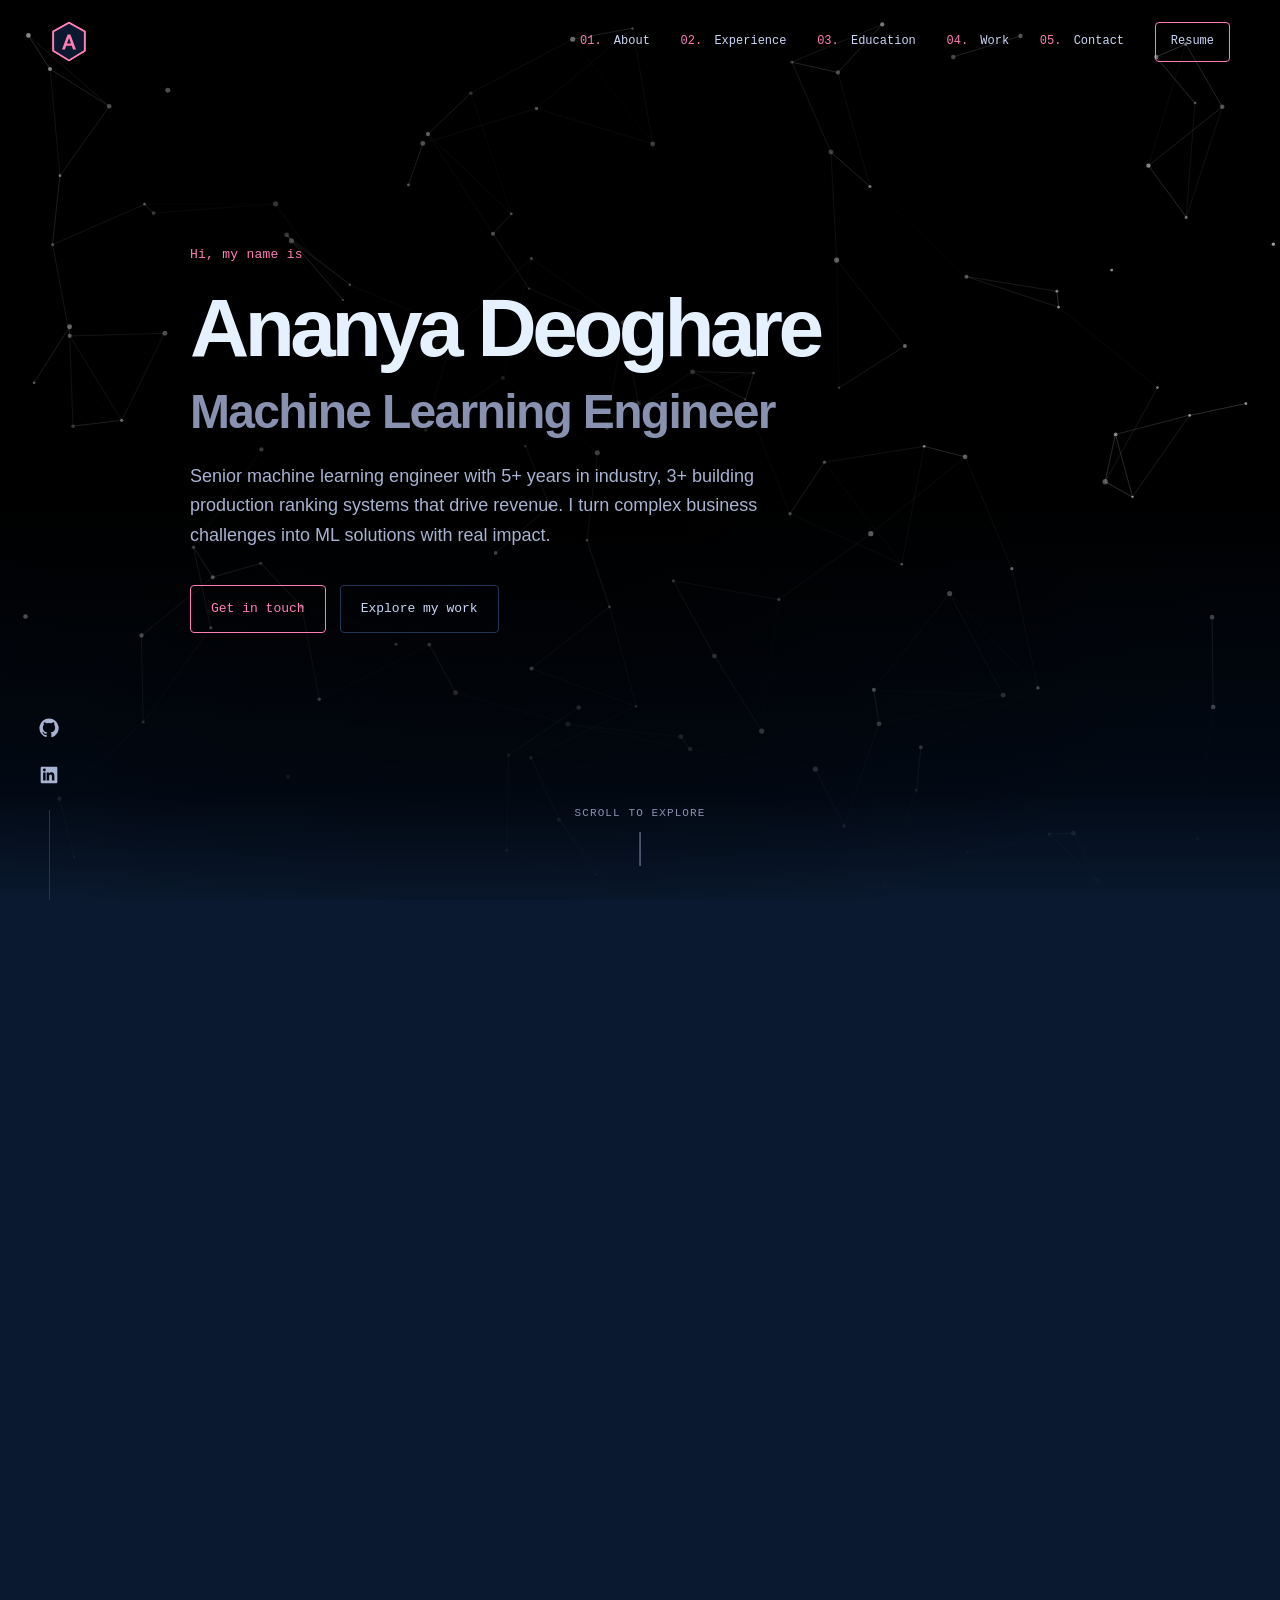
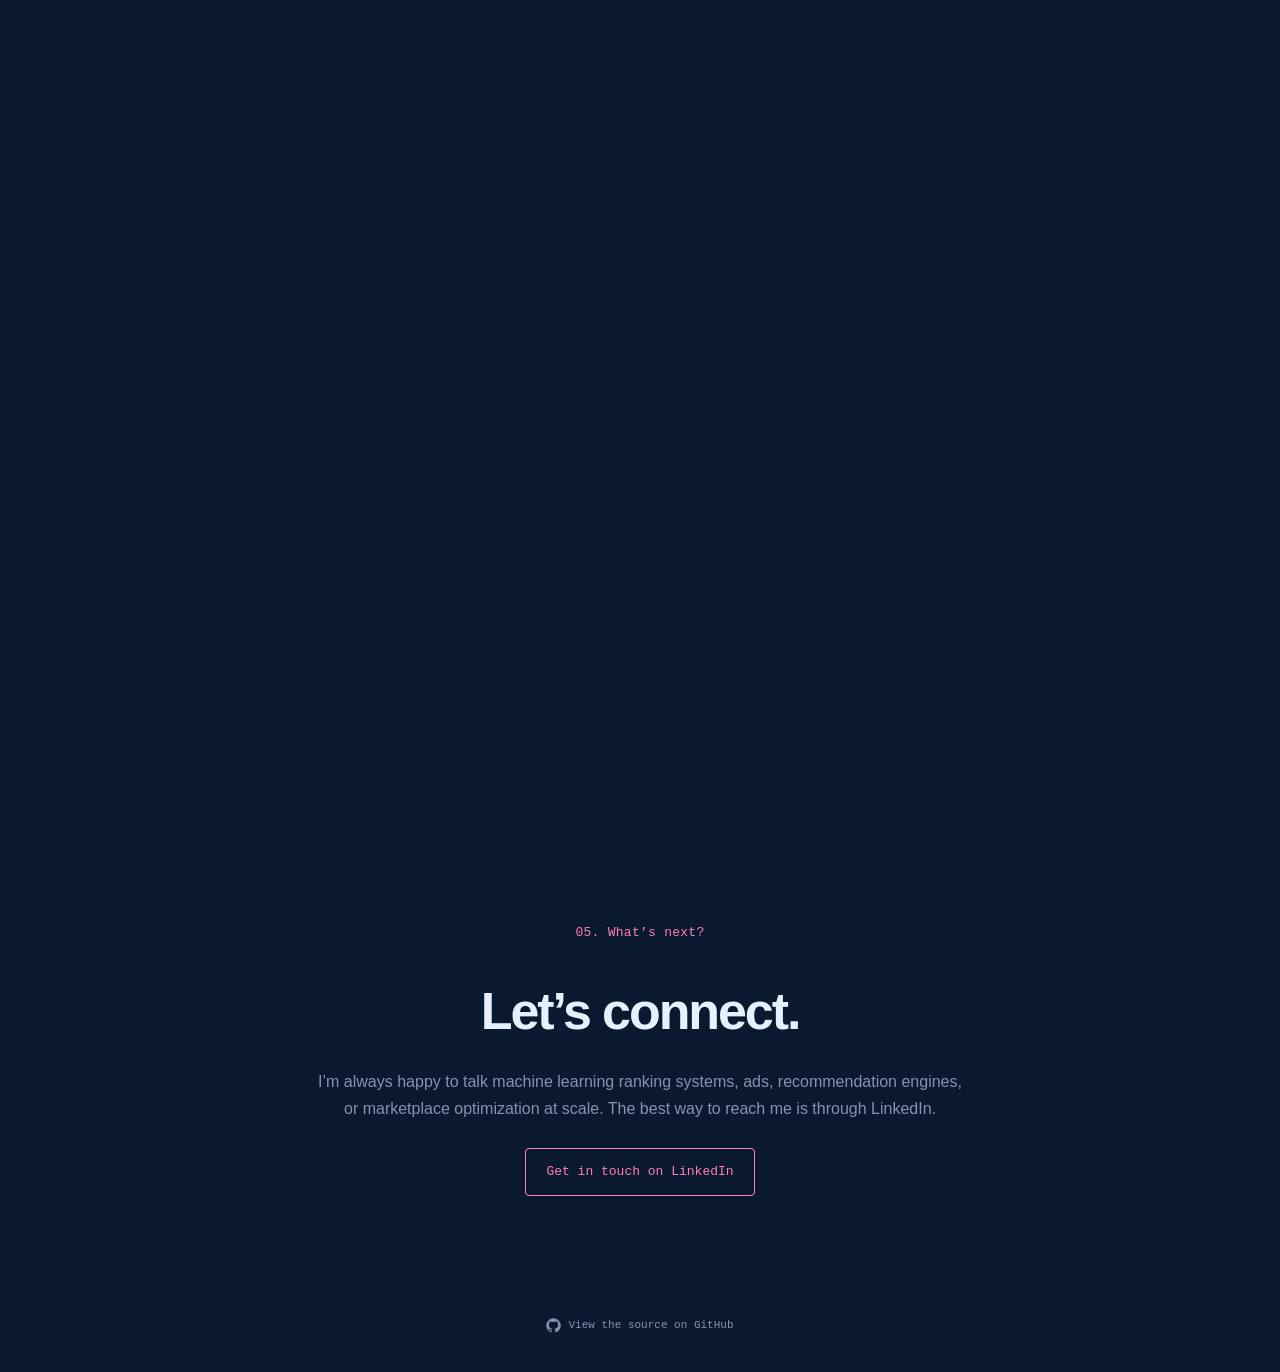
<file: index.html>
<!doctype html>
<html lang="en">
  <head>
    <meta charset="utf-8">
    <meta http-equiv="Content-Security-Policy" content="default-src 'self'; base-uri 'self'; object-src 'none'; script-src 'self'; style-src 'self'; img-src 'self' data:; font-src 'self'; connect-src 'self'">
    <meta name="referrer" content="strict-origin-when-cross-origin">
    <meta name="viewport" content="width=device-width, initial-scale=1">
    <meta name="description" content="Senior machine learning engineer with 5+ years in industry, 3+ building production ranking systems that drive revenue. I turn complex business challenges into ML solutions with real impact.">
    <meta name="theme-color" content="#0a192f">
    <meta property="og:title" content="Ananya Deoghare | ML Engineer, Ranking &amp; Marketplace Systems">
    <meta property="og:description" content="Senior machine learning engineer with 5+ years in industry, 3+ building production ranking systems that drive revenue. I turn complex business challenges into ML solutions with real impact.">
    <meta property="og:type" content="website">
    <meta property="og:url" content="https://ananyadeoghare.github.io/">
    <link rel="canonical" href="https://ananyadeoghare.github.io/">
    <title>Ananya Deoghare | ML Engineer, Ranking &amp; Marketplace Systems</title>
    <link rel="icon" type="image/svg+xml" href="images/favicon.svg?v=18">
    <link rel="icon" type="image/x-icon" href="images/favicon.ico?v=18">
    <link rel="stylesheet" href="css/portfolio.css?v=18">
    <script src="js/portfolio.js?v=18" defer></script>
  </head>
  <body>
    <div class="page-loader" aria-hidden="true">
      <svg class="loader-mark" viewBox="0 0 84 96">
        <polygon points="42 4 78 24 78 68 42 90 6 68 6 24"></polygon>
        <path d="M38.8 31h6.4L58 65h-6.8l-2.9-8.2H35.7L32.8 65H26L38.8 31zm3.2 7.8-4.5 12.6h9L42 38.8z"></path>
      </svg>
    </div>
    <a class="skip-link" href="#main">Skip to content</a>

    <header class="site-header">
      <a class="brand" href="#hero" aria-label="Ananya Deoghare, home">
        <svg class="brand-mark-shadow" viewBox="0 0 84 96" aria-hidden="true">
          <polygon points="42 4 78 24 78 68 42 90 6 68 6 24" fill="currentColor" stroke="currentColor" stroke-width="4" stroke-linejoin="round"></polygon>
        </svg>
        <svg class="brand-mark" viewBox="0 0 84 96" role="img" aria-labelledby="brand-title">
          <title id="brand-title">Ananya Deoghare monogram</title>
          <polygon points="42 4 78 24 78 68 42 90 6 68 6 24" fill="var(--navy)" stroke="currentColor" stroke-width="4" stroke-linejoin="round"></polygon>
          <path d="M38.8 31h6.4L58 65h-6.8l-2.9-8.2H35.7L32.8 65H26L38.8 31zm3.2 7.8-4.5 12.6h9L42 38.8z" fill="currentColor"></path>
        </svg>
      </a>
      <button class="menu-toggle" type="button" aria-expanded="false" aria-controls="primary-navigation" aria-label="Open navigation menu">
        <span></span><span></span><span></span>
      </button>
      <div class="menu-backdrop" aria-hidden="true"></div>
      <nav class="primary-nav" id="primary-navigation" aria-label="Main navigation">
        <a href="#about"><span>01.</span> About</a>
        <a href="#experience"><span>02.</span> Experience</a>
        <a href="#credentials"><span>03.</span> Education</a>
        <a href="#work"><span>04.</span> Work</a>
        <a href="https://www.linkedin.com/in/ananyadeoghare" target="_blank" rel="noopener noreferrer"><span>05.</span> Contact</a>
        <a class="resume-link" href="resume/Ananya_Deoghare_Resume.pdf?v=17">Resume</a>
      </nav>
    </header>

    <aside class="side-rail" aria-label="Social links">
      <a href="https://github.com/AnanyaDeoghare" target="_blank" rel="noopener noreferrer" aria-label="GitHub" data-tooltip="GitHub">
        <svg viewBox="0 0 24 24" aria-hidden="true">
          <path d="M12 .5a11.5 11.5 0 0 0-3.64 22.41c.58.1.79-.25.79-.56v-2.16c-3.22.7-3.9-1.37-3.9-1.37-.52-1.33-1.28-1.68-1.28-1.68-1.05-.72.08-.71.08-.71 1.16.08 1.77 1.2 1.77 1.2 1.03 1.76 2.71 1.25 3.37.95.1-.74.4-1.25.73-1.54-2.57-.29-5.27-1.29-5.27-5.74 0-1.27.45-2.3 1.2-3.11-.12-.3-.52-1.47.12-3.06 0 0 .98-.31 3.16 1.19a10.98 10.98 0 0 1 5.75 0c2.18-1.5 3.15-1.19 3.15-1.19.64 1.59.24 2.76.12 3.06.75.81 1.2 1.84 1.2 3.11 0 4.46-2.71 5.44-5.29 5.73.42.36.78 1.07.78 2.16v3.2c0 .31.21.67.8.56A11.5 11.5 0 0 0 12 .5Z"></path>
        </svg>
      </a>
      <a href="https://www.linkedin.com/in/ananyadeoghare" target="_blank" rel="noopener noreferrer" aria-label="LinkedIn" data-tooltip="LinkedIn">
        <svg viewBox="0 0 24 24" aria-hidden="true">
          <path d="M20.45 2H3.55C2.69 2 2 2.68 2 3.52v16.96c0 .84.69 1.52 1.55 1.52h16.9c.86 0 1.55-.68 1.55-1.52V3.52c0-.84-.69-1.52-1.55-1.52ZM7.93 18.45H4.96V9h2.97v9.45ZM6.45 7.71a1.72 1.72 0 1 1 0-3.44 1.72 1.72 0 0 1 0 3.44Zm12 10.74h-2.96v-4.6c0-1.1-.02-2.52-1.54-2.52-1.54 0-1.78 1.2-1.78 2.44v4.68H9.2V9h2.84v1.29h.04c.4-.74 1.36-1.52 2.8-1.52 3 0 3.57 1.97 3.57 4.54v5.14Z"></path>
        </svg>
      </a>
    </aside>

    <section class="hero" id="hero" aria-labelledby="hero-title">
      <canvas id="particle-canvas" aria-hidden="true"></canvas>
      <div class="hero-vignette" aria-hidden="true"></div>
      <div class="hero-content">
        <p class="eyebrow">Hi, my name is</p>
        <h1 id="hero-title">Ananya Deoghare</h1>
        <h2>Machine Learning Engineer</h2>
        <p class="hero-copy">
          Senior machine learning engineer with 5+ years in industry, 3+ building production ranking systems that drive revenue. I turn complex business challenges into ML solutions with real impact.
        </p>
        <div class="hero-actions">
          <a class="button" href="https://www.linkedin.com/in/ananyadeoghare" target="_blank" rel="noopener noreferrer">Get in touch</a>
          <a class="button button-secondary" href="#work">Explore my work</a>
        </div>
      </div>
      <a class="scroll-cue" href="#about">Scroll to explore</a>
    </section>

    <main class="main-content" id="main">
      <section class="content-section" id="about" aria-labelledby="about-title">
        <h2 class="section-heading" id="about-title"><span class="section-kicker">01.</span> About me</h2>
        <div class="about-grid">
          <div class="about-copy">
            <p>
              I am a Senior Associate Algorithm Engineer at <a href="https://www.quinstreet.com/" target="_blank" rel="noopener noreferrer">QuinStreet</a>, where I own the end-to-end machine learning ranking architecture for the Personal Loans vertical, spanning CTR and conversion modeling, optimal allocation, constrained marketplace optimization, and online experimentation. Across 5+ years in AdTech and data engineering, I’ve focused on production ML systems where modeling decisions move revenue. Day to day, my work centers on matching consumer intent to the right offers in real time and guarding results with experimentation and monitoring. I also set modeling standards through design reviews, code reviews, and mentoring.
            </p>
            <p>
              I hold a Master’s in Electrical and Computer Engineering from <a href="https://www.ucla.edu/" target="_blank" rel="noopener noreferrer">UCLA</a> (GPA 3.97/4.0), where my research on equitable remote health sensing was published at <a href="https://doi.org/10.1145/3528223.3530161" target="_blank" rel="noopener noreferrer">SIGGRAPH 2022</a> and I co-authored two chapters (<em>Introduction to Computational Imaging</em> and <em>Computational Toolkit</em>) for the <a href="https://mitpress.mit.edu/9780262048439/computational-imaging/" target="_blank" rel="noopener noreferrer">MIT Press <em>Computational Imaging</em></a> textbook. Earlier, I spent two years as a Software Engineer at Accenture in India, building data solutions for the healthcare and pharma sectors, and interned in ML at VidMob.
            </p>
            <p>
              I’m passionate about using technology to drive meaningful impact, and I’m looking to tackle high-leverage ranking, ads, recommendation, and marketplace optimization problems at scale. Outside work, I pursue Bharatanatyam, an Indian classical dance form, and cooking, both of which keep me focused and composed.
            </p>
            <p>
              The best way to reach me is through <a href="https://www.linkedin.com/in/ananyadeoghare" target="_blank" rel="noopener noreferrer">LinkedIn</a>.
            </p>
            <ul class="skills" aria-label="Areas of focus">
              <li>Ranking &amp; Recommendations</li>
              <li>CTR &amp; Conversion Modeling</li>
              <li>Constrained Optimization</li>
              <li>Online Experimentation</li>
              <li>Marketplace Optimization</li>
              <li>Bayesian Optimization &amp; SHAP</li>
            </ul>
          </div>
          <img class="profile-photo" src="images/ananyadeoghare.jpeg" alt="Portrait" width="176" height="176" loading="lazy" decoding="async">
        </div>

        <div class="stats-strip" aria-label="Key production impact metrics">
          <div class="stat-card">
            <span class="stat-value">3M+</span>
            <p class="stat-label">annual Personal Loans inquiries ranked by models I own</p>
          </div>
          <div class="stat-card">
            <span class="stat-value">~10%</span>
            <p class="stat-label">profit lift on a $1M+ margin segment, vs. legacy lookup baseline (persistent 90/10 holdout)</p>
          </div>
          <div class="stat-card">
            <span class="stat-value">2.5–8%</span>
            <p class="stat-label">margin revenue lift from the Hungarian assignment, online A/B vs. greedy baseline</p>
          </div>
          <div class="stat-card">
            <span class="stat-value">10%</span>
            <p class="stat-label">avg. CTR improvement over legacy lookup baselines</p>
          </div>
        </div>
      </section>

      <section class="content-section" id="experience" aria-labelledby="experience-title">
        <h2 class="section-heading" id="experience-title"><span class="section-kicker">02.</span> Where I’ve worked</h2>
        <div class="experience-layout">
          <div class="experience-tabs" role="tablist" aria-label="Experience by organization" aria-orientation="vertical">
            <button class="experience-tab" id="tab-quinstreet" type="button" role="tab" aria-selected="true" aria-controls="panel-quinstreet" tabindex="0">QuinStreet</button>
            <button class="experience-tab" id="tab-vidmob" type="button" role="tab" aria-selected="false" aria-controls="panel-vidmob" tabindex="-1">VidMob</button>
            <button class="experience-tab" id="tab-accenture" type="button" role="tab" aria-selected="false" aria-controls="panel-accenture" tabindex="-1">Accenture</button>
            <button class="experience-tab" id="tab-tessolve" type="button" role="tab" aria-selected="false" aria-controls="panel-tessolve" tabindex="-1">Tessolve</button>
            <button class="experience-tab" id="tab-research" type="button" role="tab" aria-selected="false" aria-controls="panel-research" tabindex="-1">Research &amp; Teaching</button>
            <span class="tab-highlight" aria-hidden="true"></span>
          </div>

          <article class="experience-panel" id="panel-quinstreet" role="tabpanel" aria-labelledby="tab-quinstreet" tabindex="0">
            <h3><a href="https://www.quinstreet.com/" target="_blank" rel="noopener noreferrer">QuinStreet</a></h3>
            <p class="role-date">Foster City, California · June 2023 – Present</p>

            <h4>Senior Associate Algorithm Engineer · Personal Loans Ranking</h4>
            <p class="role-date">July 2026 – Present</p>
            <ul>
              <li>Technical owner of the end-to-end ML ranking architecture for the Personal Loans vertical across 3M+ annual inquiries; scope expanded in 2026 to include the conversion model alongside CTR models, owning ranking performance, deployment strategy, experimentation, and expansion from subprime to higher-quality traffic (~$2M margin opportunity). Set the roadmap with Product, Business, and Engineering.</li>
              <li>Built the Personal Loans XGBoost vendor conversion (CVR) model and own the Personal Loans CTR model with weekly cron retraining; a persistent 90/10 holdout against the legacy lookup baseline shows about a 10% profit lift on a $1M+ margin segment.</li>
              <li>Lead a margin-preservation initiative (currently in pilot) combining CTR and CVR predictions to filter unprofitable leads before purchase, projecting an 8–12% reduction in wasted lead spend.</li>
              <li>Onboard and mentor 4+ algorithm engineers on ranking architecture, design reviews, and code reviews; authored the team’s code-quality and model-release standards, now followed team-wide.</li>
            </ul>

            <h4>Associate Algorithm Engineer · Marketplace Optimization</h4>
            <p class="role-date">June 2023 – June 2026</p>
            <ul>
              <li>Built and shipped XGBoost CTR ranking models for Banking, Auto Insurance, and Personal Loans, averaging a 10% improvement over legacy 14-week lookup-table baselines in live serving.</li>
              <li>Built and productionized the Personal Loans funnel conversion prediction model using Bayesian optimization and cross-validation, complementing CTR models to optimize downstream conversion.</li>
              <li>Implemented the Hungarian algorithm for optimal constrained ranking assignment and validated it against the greedy baseline through staged online A/B tests (staged 90/10, then 50/50) on matched publisher traffic, lifting margin revenue 2.5–8% depending on traffic; now live in Auto Insurance and Banking.</li>
              <li>Built and optimized an automated simulator that replays ranking changes against a replica of the live system, so the team can test changes safely before release. Cut its runtime by 50% while keeping its behavior matched to live production logic. It also runs daily to monitor Auto Insurance production health.</li>
              <li>Engineered high-impact user and lead features using domain-specific aggregations, temporal windows, statistical summaries, and one-hot encoding, guided by SHAP attribution, permutation importance, and correlation analysis; built Amazon Redshift and Tableau evaluation workflows and partnered with Platform Engineering to validate and deploy models.</li>
            </ul>
          </article>

          <article class="experience-panel" id="panel-vidmob" role="tabpanel" aria-labelledby="tab-vidmob" tabindex="0" hidden>
            <h3><a href="https://www.vidmob.com/" target="_blank" rel="noopener noreferrer">VidMob</a></h3>
            <p class="role-date">New York, New York · June 2022 – September 2022</p>

            <h4>Machine Learning Intern · Creative Analytics Team</h4>
            <p class="role-date">June 2022 – September 2022</p>
            <ul>
              <li>Built deep learning models on the Creative Analytics team in Python and PyTorch, including celebrity detection and brand audio mention models, to score creative ad assets and support automated engagement prediction and recommendation pipelines.</li>
              <li>Designed and implemented computer vision models for object detection and image scoring, lifting ad engagement classification accuracy by 25%.</li>
              <li>Researched new methods to give clients data-driven guidance on boosting ad engagement, and benchmarked user interaction-rate models via A/B testing.</li>
              <li>Engineered modular, reusable components for data preprocessing, model training, and evaluation, reducing pipeline execution time across ML iterations.</li>
            </ul>
          </article>

          <article class="experience-panel" id="panel-accenture" role="tabpanel" aria-labelledby="tab-accenture" tabindex="0" hidden>
            <h3><a href="https://www.accenture.com/" target="_blank" rel="noopener noreferrer">Accenture</a></h3>
            <p class="role-date">Bengaluru, India · June 2019 – July 2021</p>

            <h4>Software Engineer · Healthcare &amp; Pharma Data Engineering</h4>
            <p class="role-date">June 2019 – July 2021</p>
            <ul>
              <li>Automated pharma sales ETL workflows in Python, SQL, and Apache Hive, cutting analysis time by 50%, and automated recurring support-team processes.</li>
              <li>Built a customer-facing interface for the client, drug-sales analytics, and Tableau dashboards that lifted competitor match rates by 20%, and delivered weekly data trends for the pharma client recognized by the Australian team.</li>
              <li>Trained 10 new graduate engineers and was named an Accenture Global Innovation Challenge Semifinalist.</li>
            </ul>
          </article>

          <article class="experience-panel" id="panel-tessolve" role="tabpanel" aria-labelledby="tab-tessolve" tabindex="0" hidden>
            <h3><a href="https://www.tessolve.com/" target="_blank" rel="noopener noreferrer">Tessolve Embedded Systems</a></h3>
            <p class="role-date">Bengaluru, India · June 2018 – July 2018</p>

            <h4>Summer Intern · Embedded Systems</h4>
            <p class="role-date">June 2018 – July 2018</p>
            <ul>
              <li>Debugged PCBs and ran functional tests across camera modules, Do-Not-Install (DNI) components, and board voltage rails.</li>
              <li>Learned Raspberry Pi communication methods and built a small Google Home prototype.</li>
            </ul>
          </article>

          <article class="experience-panel" id="panel-research" role="tabpanel" aria-labelledby="tab-research" tabindex="0" hidden>
            <h3>Research, Publications &amp; Teaching</h3>
            <h4>Student Researcher · <a href="https://visual.ee.ucla.edu/" target="_blank" rel="noopener noreferrer">UCLA Visual Machines Group (VMG)</a></h4>
            <p class="role-date">July 2020 – January 2023 · Los Angeles, California · Advised by Prof. Achuta Kadambi</p>
            <ul>
              <li>Co-authored 2 chapters (<em>Introduction to Computational Imaging</em> and <em>Computational Toolkit</em>) for the textbook <a href="https://mitpress.mit.edu/9780262048439/computational-imaging/" target="_blank" rel="noopener noreferrer"><em>Computational Imaging</em></a> published by MIT Press.</li>
              <li>Diagnosed skin-tone bias in medical remote sensing using multimodal fusion between 77 GHz radar and RGB camera data, improving pulse estimation accuracy by 75% and publishing <a href="https://doi.org/10.1145/3528223.3530161" target="_blank" rel="noopener noreferrer"><em>Blending Camera and 77 GHz Radar Sensing for Equitable, Robust Plethysmography</em></a> at SIGGRAPH 2022 (<em>ACM Transactions on Graphics</em>).</li>
              <li>With a fellow researcher, derived a shift-robust loss for rPPG that learns from misaligned camera and pulse-oximeter data, decreasing error by 40%.</li>
            </ul>

            <h4>Research Intern · Artificial Intelligence and Robotics Lab, Indian Institute of Science (IISc)</h4>
            <p class="role-date">January 2019 – June 2019 · Bengaluru, India · Advised by Dr. Suresh Sundaram</p>
            <ul>
              <li>Cleaned and rearranged the ABIDE fMRI dataset based on correlation between brain regions to pioneer faster and more accurate Autism diagnosis.</li>
              <li>Compared several CNN architectures on the cleaned data to find which performed best, developing deep neural networks that achieved 80% accuracy (<a href="https://github.com/AnanyaDeoghare/Detecting-Autism-using-fMRI-Scans" target="_blank" rel="noopener noreferrer">GitHub</a> · <a href="https://github.com/AnanyaDeoghare/Detecting-Autism-using-fMRI-Scans/blob/main/Ananya_Deoghare_Project.pdf" target="_blank" rel="noopener noreferrer">Report</a>).</li>
            </ul>

            <h4>Teaching Associate · University of California, Los Angeles</h4>
            <p class="role-date">March 2022 – June 2023 · Los Angeles, California</p>
            <ul>
              <li>Served as Teaching Associate for two courses: <em>Mathematics for Life Scientists</em> (Life Sciences Dept.) and <em>Food Politics in the World of Arts and Culture</em> (Dance Dept.).</li>
              <li>Led 2 discussion sections and 2 lab sessions guiding students in mathematical modeling in Python, prepared course materials for BruinLearn and Zoom, and supported faculty with grading and student feedback.</li>
            </ul>
          </article>
        </div>
      </section>

      <section class="content-section" id="credentials" aria-labelledby="credentials-title">
        <h2 class="section-heading" id="credentials-title"><span class="section-kicker">03.</span> Education, publications &amp; skills</h2>
        <div class="credentials-grid">
          <article class="credential-card">
            <h3>Education</h3>
            <p>
              <strong><a href="https://www.ucla.edu/" target="_blank" rel="noopener noreferrer">University of California, Los Angeles (UCLA)</a></strong>
              <span class="credential-date">M.S. in Electrical and Computer Engineering · Sep 2021 – Oct 2023 · GPA 3.97/4.0</span>
            </p>
            <p><strong>Track:</strong> Signals and Systems track, focused on computer vision and machine learning.</p>
            <p><strong>Coursework:</strong> Computer Vision, Large Scale Data Mining, Large Scale Social and Complex Networks, Neural Networks and Deep Learning, Machine Learning and Modeling in Bioengineering, Computational Robotics, Computational Imaging, Decision Making in Stochastic Processes, Technology Management, Physics and Informatics of Medical Imaging.</p>

            <p>
              <strong><a href="https://pes.edu/" target="_blank" rel="noopener noreferrer">PES University, Bengaluru</a></strong>
              <span class="credential-date">B.Tech. in Electronics and Communication Engineering · Aug 2015 – Aug 2019 · CGPA 8.5/10</span>
            </p>
            <p><strong>Honors &amp; Certifications:</strong> CNR Rao Merit Scholarship (Semester 7), Distinction Award (Semesters 1, 5, 6, and 7), German A1 Certification (Dec 2017).</p>
            <p><strong>Coursework:</strong> Introduction to Python, C &amp; Embedded Systems, Probability and Random Processes, Linear Algebra, Information Theory and Coding, Machine Learning, Digital Signal Processing, Speech Processing.</p>
          </article>

          <article class="credential-card" id="publications">
            <h3>Publications</h3>
            <p>
              <strong><a href="https://doi.org/10.1145/3528223.3530161" target="_blank" rel="noopener noreferrer">Blending Camera and 77 GHz Radar Sensing for Equitable, Robust Plethysmography</a></strong>
              <span class="credential-date">ACM Transactions on Graphics (SIGGRAPH 2022) · Vol. 41, No. 4 · July 2022</span>
            </p>
            <p>Adversarial multimodal fusion of 77 GHz millimeter-wave radar and RGB video to mitigate skin-tone bias in remote heart-rate estimation, improving accuracy across diverse skin tones by 75% (<a href="https://doi.org/10.1145/3528223.3530161" target="_blank" rel="noopener noreferrer">SIGGRAPH Paper</a> · <a href="https://github.com/UCLA-VMG/EquiPleth" target="_blank" rel="noopener noreferrer">EquiPleth Code</a>).</p>

            <p>
              <strong><a href="https://mitpress.mit.edu/9780262048439/computational-imaging/" target="_blank" rel="noopener noreferrer">Computational Imaging (MIT Press Textbook)</a></strong>
              <span class="credential-date">MIT Press · Co-author of 2 Chapters</span>
            </p>
            <p>Co-authored <em>Introduction to Computational Imaging</em> and <em>Computational Toolkit</em> with the UCLA Visual Machines Group, covering foundational optics, signal processing, and computational imaging systems (<a href="https://mitpress.mit.edu/9780262048439/computational-imaging/" target="_blank" rel="noopener noreferrer">MIT Press Book</a>).</p>
          </article>

          <article class="credential-card">
            <h3>Skills &amp; technologies</h3>
            <ul>
              <li><strong>Ranking &amp; Experimentation:</strong> Ranking &amp; Recommendations, CTR &amp; Conversion Modeling, A/B Testing, Online Experimentation, Constrained Optimization, Bayesian Optimization, Model Monitoring, Feature Engineering</li>
              <li><strong>Systems &amp; MLOps:</strong> Model Release Standards, Simulation Frameworks, Weekly Retraining Pipelines, Cron Scheduling, Model Monitoring</li>
              <li><strong>Languages &amp; Core Tools:</strong> Python, SQL, C++, Java, Git, Linux/Cron</li>
              <li><strong>ML &amp; Scientific Libraries:</strong> XGBoost, PyTorch, TensorFlow, Keras, Scikit-learn, NumPy, Pandas, SciPy, SHAP, OpenCV</li>
              <li><strong>Data &amp; Cloud Tools:</strong> Amazon Redshift (AWS), Apache Hive, MySQL, Tableau</li>
              <li><strong>Research:</strong> Computer Vision, Multimodal Fusion, Signal Processing, Algorithmic Fairness</li>
            </ul>
          </article>

          <article class="credential-card">
            <h3>Honors &amp; recognition</h3>
            <ul>
              <li>Global Innovation Challenge Semifinalist, Accenture</li>
              <li>CNR Rao Merit Scholarship (Semester 7) and Distinction Award (Semesters 1, 5, 6, and 7), PES University</li>
              <li>Teaching Associate for Mathematics for Life Scientists and Food Politics, UCLA</li>
              <li><a href="assets/resume/BE275_Project_.pdf" target="_blank" rel="noopener noreferrer">Shift-Robust Loss Function for Remote Photoplethysmography (rPPG)</a></li>
              <li><a href="assets/resume/ECE247_project_report.pdf" target="_blank" rel="noopener noreferrer">Multi-Class EEG Motor Imagery Classification with Deep Learning</a></li>
            </ul>

            <h3 class="credential-subheading">Activities &amp; leadership</h3>
            <ul>
              <li><strong>eYantra 2016 National Robotics Competition:</strong> Coached a team of 3 to the national semi-finals.</li>
              <li><strong>Epsilon 2016 Operations Lead:</strong> Led operations across 100+ events and 2,000+ participants.</li>
              <li><strong>IEEE SSCI Bangalore:</strong> Presented research work at the IEEE Symposium Series on Computational Intelligence.</li>
              <li><strong>Centre for Intelligent Systems:</strong> Active student researcher and member.</li>
              <li><strong>Bharatanatyam:</strong> Professional Indian classical Bharatanatyam dancer.</li>
            </ul>
          </article>
        </div>
      </section>

      <section class="content-section" id="work" aria-labelledby="work-title">
        <h2 class="section-heading" id="work-title"><span class="section-kicker">04.</span> Selected work</h2>
        <p class="work-intro">Case studies and projects across marketplace ML ranking, constrained optimization, computer vision, and embedded systems. Browse the archive for additional details.</p>
        <div class="project-grid">
          <article class="project-card featured-project">
            <div class="project-topline">
              <span class="project-icon" aria-hidden="true">
                <svg viewBox="0 0 100 100"><path fill="currentColor" fill-rule="evenodd" d="M50 2a48 48 0 1 0 0 96 48 48 0 1 0 0-96zm-1.5 6h3v84h-3V8zM25.5 31C17 31 11 38.2 11 49s6 18 14.5 18c2.6 0 5-.6 7.1-1.7l4.2 3.9 3.5-3.7-3.8-3.5c2.2-3.1 3.5-7.5 3.5-13 0-10.8-6-18-14.5-18zm0 5.2c5.4 0 8.8 5 8.8 12.8s-3.4 12.8-8.8 12.8-8.8-5-8.8-12.8 3.4-12.8 8.8-12.8zM72.5 31c-7.5 0-12.5 4.2-12.5 10.2 0 5.4 4 8.2 11.2 10 5.4 1.3 7.6 2.7 7.6 5.6 0 3.2-3 5.2-7.5 5.2-4.6 0-7.8-2.1-8.4-5.8h-5.6c.5 6.8 5.8 10.8 14 10.8 8.2 0 13.3-4.2 13.3-10.6 0-5.6-4.1-8.6-11.6-10.4-5.1-1.2-7.2-2.5-7.2-5.1 0-2.8 2.6-4.9 6.7-4.9 4.2 0 6.9 2 7.4 5.2h5.5C84.8 35 80 31 72.5 31z"></path></svg>
              </span>
            </div>
            <h3>Personal Loans ML ranking &amp; margin preservation</h3>
            <p class="featured-summary">Owning the end-to-end CTR, conversion (CVR), and lead-filtering ML ranking architecture across 3M+ annual Personal Loans inquiries at QuinStreet.</p>
            <div class="case-study-grid">
              <div>
                <h4>The challenge</h4>
                <p>Legacy lookup-table baselines struggled to capture borrower intent and publisher traffic quality across 3M+ annual inquiries, leaving margin untapped and spending on low-conversion leads.</p>
              </div>
              <div>
                <h4>My contribution</h4>
                <p>Built the Personal Loans XGBoost vendor conversion model and own the CTR model with weekly cron retraining, SHAP-guided feature engineering, and a joint CTR and CVR lead-filtering system (in pilot).</p>
              </div>
              <aside class="case-study-outcomes">
                <h4>Outcomes</h4>
                <ul>
                  <li>Delivered an ~10% profit lift on a $1M+ margin segment in a persistent 90/10 holdout.</li>
                  <li>Drove expansion from subprime into higher-quality traffic (~$2M margin opportunity).</li>
                  <li>Projected an 8–12% reduction in wasted lead spend before purchase.</li>
                </ul>
              </aside>
            </div>
            <div class="tag-list"><span class="tag">XGBoost</span><span class="tag">CTR &amp; CVR</span><span class="tag">SHAP</span><span class="tag">Ranking</span></div>
          </article>

          <article class="project-card featured-project">
            <div class="project-topline">
              <span class="project-icon" aria-hidden="true">
                <svg viewBox="0 0 100 100"><path fill="currentColor" fill-rule="evenodd" d="M50 2a48 48 0 1 0 0 96 48 48 0 1 0 0-96zm-1.5 6h3v84h-3V8zM25.5 31C17 31 11 38.2 11 49s6 18 14.5 18c2.6 0 5-.6 7.1-1.7l4.2 3.9 3.5-3.7-3.8-3.5c2.2-3.1 3.5-7.5 3.5-13 0-10.8-6-18-14.5-18zm0 5.2c5.4 0 8.8 5 8.8 12.8s-3.4 12.8-8.8 12.8-8.8-5-8.8-12.8 3.4-12.8 8.8-12.8zM72.5 31c-7.5 0-12.5 4.2-12.5 10.2 0 5.4 4 8.2 11.2 10 5.4 1.3 7.6 2.7 7.6 5.6 0 3.2-3 5.2-7.5 5.2-4.6 0-7.8-2.1-8.4-5.8h-5.6c.5 6.8 5.8 10.8 14 10.8 8.2 0 13.3-4.2 13.3-10.6 0-5.6-4.1-8.6-11.6-10.4-5.1-1.2-7.2-2.5-7.2-5.1 0-2.8 2.6-4.9 6.7-4.9 4.2 0 6.9 2 7.4 5.2h5.5C84.8 35 80 31 72.5 31z"></path></svg>
              </span>
            </div>
            <h3>Hungarian vs. Greedy Constrained Marketplace Optimization</h3>
            <p class="featured-summary">Replacing greedy offer slotting with global optimal constrained assignment (Hungarian algorithm) validated across staged online A/B rollouts.</p>
            <div class="case-study-grid">
              <div>
                <h4>Problem &amp; approach</h4>
                <p><strong>Problem:</strong> Greedy offer allocation sub-optimally matched consumer inquiries under advertiser eligibility and budget constraints. <strong>Approach:</strong> Formulated slotting as a global constrained assignment problem using the Hungarian algorithm to maximize expected marketplace margin across eligible offers.</p>
              </div>
              <div>
                <h4>Validation &amp; next steps</h4>
                <p><strong>Validation:</strong> Replayed against a replica of the live system before release and validated online through staged A/B rollouts (staged 90/10, then 50/50) against the greedy baseline on matched publisher traffic. <strong>Next steps:</strong> Extending constrained assignment with joint CTR × CVR expected-margin scoring across additional verticals.</p>
              </div>
              <aside class="case-study-outcomes">
                <h4>Result</h4>
                <ul>
                  <li>Delivered a 2.5–8% margin revenue lift in staged online A/B tests vs. greedy baseline.</li>
                  <li>Now live in production across Auto Insurance and Banking.</li>
                  <li>Validated on matched publisher traffic across staged 90/10 and 50/50 rollouts.</li>
                </ul>
              </aside>
            </div>
            <div class="tag-list"><span class="tag">Hungarian algorithm</span><span class="tag">Constrained optimization</span><span class="tag">Staged 90/10 &amp; 50/50 A/B</span><span class="tag">Marketplace ranking</span></div>
          </article>

          <article class="project-card featured-project">
            <div class="project-topline">
              <span class="project-icon" aria-hidden="true">
                <svg viewBox="0 0 100 100"><circle cx="50" cy="50" r="46" fill="none" stroke="currentColor" stroke-width="3" stroke-dasharray="3.2 2.2"></circle><circle cx="50" cy="50" r="36" fill="none" stroke="currentColor" stroke-width="2.5"></circle><path fill="currentColor" d="M50 16l2.6 5.6 6.1.7-4.5 4.1 1.2 6-5.4-3-5.4 3 1.2-6-4.5-4.1 6.1-.7L50 16z"></path><path stroke="currentColor" stroke-width="1.8" stroke-linecap="round" d="M38 25l-7 3M62 25l7 3M35 31l-8 4M65 31l8 4"></path><path fill="none" stroke="currentColor" stroke-width="2.5" stroke-linejoin="round" d="M31 35c6-1.8 13-1.8 19 0 6-1.8 13-1.8 19 0v26c-6-1.8-13-1.8-19 0-6-1.8-13-1.8-19 0V35zm19 0v26"></path><path stroke="currentColor" stroke-width="1.6" stroke-linecap="round" opacity="0.78" d="M35 41h11M35 46h11M35 51h11M35 56h11M54 41h11M54 46h11M54 51h11M54 56h11"></path><path fill="currentColor" opacity="0.85" d="M29 66c6 3.5 14 5 21 5s15-1.5 21-5l2.5 5.5c-7 4-15.5 5.8-23.5 5.8s-16.5-1.8-23.5-5.8L29 66z"></path></svg>
              </span>
            </div>
            <h3>Equitable Multimodal Plethysmography · SIGGRAPH 2022</h3>
            <p class="featured-summary">Blending RGB camera video with 77 GHz millimeter-wave radar and a shift-robust loss function to mitigate skin-tone bias in remote heart-rate sensing.</p>
            <div class="case-study-grid">
              <div>
                <h4>The challenge</h4>
                <p>Camera-based remote photoplethysmography (rPPG) degrades on darker skin tones due to optical absorption, and unsynchronized camera-oximeter capture introduces temporal lag.</p>
              </div>
              <div>
                <h4>My contribution</h4>
                <p>Contributed to an adversarial multimodal fusion pipeline combining 77 GHz radar and RGB video at UCLA VMG, and with a fellow researcher derived a shift-robust PyTorch loss function for temporally misaligned PPG signals.</p>
              </div>
              <aside class="case-study-outcomes">
                <h4>Outcomes</h4>
                <ul>
                  <li>Improved heart-rate estimation accuracy across diverse skin tones by 75% (published at SIGGRAPH 2022).</li>
                  <li>Reduced pulse prediction error by 40% with the shift-robust loss function.</li>
                </ul>
              </aside>
            </div>
            <div class="tag-list"><span class="tag">SIGGRAPH 2022</span><span class="tag">PyTorch</span><span class="tag">Multimodal fusion</span><span class="tag">rPPG</span></div>
            <div class="project-links">
              <a class="project-link" href="https://doi.org/10.1145/3528223.3530161" target="_blank" rel="noopener noreferrer" aria-label="Read the SIGGRAPH 2022 paper">
                <svg class="stroke-icon" viewBox="0 0 24 24" aria-hidden="true"><path d="m2 9 10-6 10 6-10 6L2 9Z"></path><path d="M6 11.4v4.1c3.4 2.8 8.6 2.8 12 0v-4.1M22 9v6"></path></svg>
                <span>Paper</span>
              </a>
            </div>
          </article>

          <article class="project-card">
            <div class="project-topline">
              <span class="project-icon" aria-hidden="true">
                <svg viewBox="0 0 100 100"><path fill="currentColor" fill-rule="evenodd" d="M50 4a38 38 0 1 0 0 76 38 38 0 1 0 0-76zm0 6.5a31.5 31.5 0 1 1 0 63 31.5 31.5 0 1 1 0-63z"></path><path fill="currentColor" d="M50 16c3.2 4.5 3.2 8.8 0 12-3.2-3.2-3.2-7.5 0-12zm-10 13.5h20c0 5.5-4.5 9-10 9s-10-3.5-10-9zm6 9.5h8l4.5 31h-5.2L50 46l-3.3 24h-5.2L46 39zm-38 45 18-8c15-6.5 33-6.5 48 0l18 8-3.5 7.5-16.5-7.2c-13.5-5.8-30.5-5.8-44 0L11.5 91.5 8 84z"></path></svg>
              </span>
            </div>
            <h3>Autism detection from fMRI scans</h3>
            <p class="role-date">AI &amp; Robotics Lab · Jan 2019 – Jun 2019</p>
            <p>Restructured the ABIDE neuroimaging dataset using inter-regional brain correlation analysis and compared multiple CNN architectures on the cleaned data, achieving 80% early-detection accuracy.</p>
            <div class="tag-list"><span class="tag">Deep learning</span><span class="tag">CNN</span><span class="tag">fMRI neuroimaging</span><span class="tag">ABIDE dataset</span></div>
            <div class="project-links">
              <a class="project-link" href="https://github.com/AnanyaDeoghare/Detecting-Autism-using-fMRI-Scans/blob/main/Ananya_Deoghare_Project.pdf" target="_blank" rel="noopener noreferrer" aria-label="Read the Autism detection report">
                <svg class="stroke-icon" viewBox="0 0 24 24" aria-hidden="true"><path d="m2 9 10-6 10 6-10 6L2 9Z"></path><path d="M6 11.4v4.1c3.4 2.8 8.6 2.8 12 0v-4.1M22 9v6"></path></svg>
                <span>Report</span>
              </a>
              <a class="project-link" href="https://github.com/AnanyaDeoghare/Detecting-Autism-using-fMRI-Scans" target="_blank" rel="noopener noreferrer" aria-label="Detecting Autism using fMRI Scans on GitHub">
                <svg viewBox="0 0 24 24" aria-hidden="true"><path d="M12 .5a11.5 11.5 0 0 0-3.64 22.41c.58.1.79-.25.79-.56v-2.16c-3.22.7-3.9-1.37-3.9-1.37-.52-1.33-1.28-1.68-1.28-1.68-1.05-.72.08-.71.08-.71 1.16.08 1.77 1.2 1.77 1.2 1.03 1.76 2.71 1.25 3.37.95.1-.74.4-1.25.73-1.54-2.57-.29-5.27-1.29-5.27-5.74 0-1.27.45-2.3 1.2-3.11-.12-.3-.52-1.47.12-3.06 0 0 .98-.31 3.16 1.19a10.98 10.98 0 0 1 5.75 0c2.18-1.5 3.15-1.19 3.15-1.19.64 1.59.24 2.76.12 3.06.75.81 1.2 1.84 1.2 3.11 0 4.46-2.71 5.44-5.29 5.73.42.36.78 1.07.78 2.16v3.2c0 .31.21.67.8.56A11.5 11.5 0 0 0 12 .5Z"></path></svg>
                <span>GitHub</span>
              </a>
            </div>
          </article>

          <article class="project-card">
            <div class="project-topline">
              <span class="project-icon" aria-hidden="true">
                <svg viewBox="0 0 100 100"><circle cx="50" cy="50" r="46" fill="none" stroke="currentColor" stroke-width="3" stroke-dasharray="3.2 2.2"></circle><circle cx="50" cy="50" r="36" fill="none" stroke="currentColor" stroke-width="2.5"></circle><path fill="currentColor" d="M50 16l2.6 5.6 6.1.7-4.5 4.1 1.2 6-5.4-3-5.4 3 1.2-6-4.5-4.1 6.1-.7L50 16z"></path><path stroke="currentColor" stroke-width="1.8" stroke-linecap="round" d="M38 25l-7 3M62 25l7 3M35 31l-8 4M65 31l8 4"></path><path fill="none" stroke="currentColor" stroke-width="2.5" stroke-linejoin="round" d="M31 35c6-1.8 13-1.8 19 0 6-1.8 13-1.8 19 0v26c-6-1.8-13-1.8-19 0-6-1.8-13-1.8-19 0V35zm19 0v26"></path><path stroke="currentColor" stroke-width="1.6" stroke-linecap="round" opacity="0.78" d="M35 41h11M35 46h11M35 51h11M35 56h11M54 41h11M54 46h11M54 51h11M54 56h11"></path><path fill="currentColor" opacity="0.85" d="M29 66c6 3.5 14 5 21 5s15-1.5 21-5l2.5 5.5c-7 4-15.5 5.8-23.5 5.8s-16.5-1.8-23.5-5.8L29 66z"></path></svg>
              </span>
            </div>
            <h3>Loss Function for rPPG</h3>
            <p class="role-date">UCLA · Oct 2022 – Dec 2022</p>
            <p>With a fellow researcher, derived a shift-robust regression loss function for remote photoplethysmography (rPPG) that learns directly from temporally misaligned RGB camera and pulse-oximeter signals, decreasing pulse prediction error by 40%.</p>
            <div class="tag-list"><span class="tag">Python</span><span class="tag">PyTorch</span><span class="tag">OpenCV</span><span class="tag">rPPG</span></div>
            <div class="project-links">
              <a class="project-link" href="assets/resume/BE275_Project_.pdf" target="_blank" rel="noopener noreferrer">
                <svg class="stroke-icon" viewBox="0 0 24 24" aria-hidden="true"><path d="m2 9 10-6 10 6-10 6L2 9Z"></path><path d="M6 11.4v4.1c3.4 2.8 8.6 2.8 12 0v-4.1M22 9v6"></path></svg>
                <span>Report</span>
              </a>
            </div>
          </article>

          <article class="project-card">
            <div class="project-topline">
              <span class="project-icon" aria-hidden="true">
                <svg viewBox="0 0 100 100"><circle cx="50" cy="50" r="46" fill="none" stroke="currentColor" stroke-width="3" stroke-dasharray="3.2 2.2"></circle><circle cx="50" cy="50" r="36" fill="none" stroke="currentColor" stroke-width="2.5"></circle><path fill="currentColor" d="M50 16l2.6 5.6 6.1.7-4.5 4.1 1.2 6-5.4-3-5.4 3 1.2-6-4.5-4.1 6.1-.7L50 16z"></path><path stroke="currentColor" stroke-width="1.8" stroke-linecap="round" d="M38 25l-7 3M62 25l7 3M35 31l-8 4M65 31l8 4"></path><path fill="none" stroke="currentColor" stroke-width="2.5" stroke-linejoin="round" d="M31 35c6-1.8 13-1.8 19 0 6-1.8 13-1.8 19 0v26c-6-1.8-13-1.8-19 0-6-1.8-13-1.8-19 0V35zm19 0v26"></path><path stroke="currentColor" stroke-width="1.6" stroke-linecap="round" opacity="0.78" d="M35 41h11M35 46h11M35 51h11M35 56h11M54 41h11M54 46h11M54 51h11M54 56h11"></path><path fill="currentColor" opacity="0.85" d="M29 66c6 3.5 14 5 21 5s15-1.5 21-5l2.5 5.5c-7 4-15.5 5.8-23.5 5.8s-16.5-1.8-23.5-5.8L29 66z"></path></svg>
              </span>
            </div>
            <h3>Deep Learning for EEG Data Classification</h3>
            <p class="role-date">University of California, Los Angeles · Jan 2023 – Mar 2023</p>
            <p>Explored deep learning architectures, including CNNs, LSTMs, GRUs, RNNs, VAEs, Transformers, and attention mechanisms, for multi-class classification of EEG motor imagery signals, achieving 75% accuracy on the entire dataset across single-subject and full-dataset evaluations.</p>
            <div class="tag-list"><span class="tag">Deep learning</span><span class="tag">EEG</span><span class="tag">CNN</span><span class="tag">Transformers</span><span class="tag">TensorFlow</span></div>
            <div class="project-links">
              <a class="project-link" href="assets/resume/ECE247_project_report.pdf" target="_blank" rel="noopener noreferrer" aria-label="Read the EEG Classification paper">
                <svg class="stroke-icon" viewBox="0 0 24 24" aria-hidden="true"><path d="m2 9 10-6 10 6-10 6L2 9Z"></path><path d="M6 11.4v4.1c3.4 2.8 8.6 2.8 12 0v-4.1M22 9v6"></path></svg>
                <span>Report</span>
              </a>
            </div>
          </article>

          <article class="project-card">
            <div class="project-topline">
              <span class="project-icon" aria-hidden="true">
                <svg viewBox="0 0 100 100"><path fill="currentColor" fill-rule="evenodd" d="M50 4a46 46 0 1 0 0 92 46 46 0 1 0 0-92zm-4.5 9.3L50 3.5l4.5 9.8a37 37 0 1 1-9 0z"></path><circle cx="50" cy="50" r="25" fill="currentColor" opacity="0.32"></circle><path fill="currentColor" d="M50 6l5.5 36L72 28 58 44.5 94 50l-36 5.5L72 72 55.5 58 50 94l-5.5-36L28 72l14-16.5L6 50l36-5.5L28 28l16.5 14L50 6z"></path><path fill="var(--light-navy)" d="M50 6v44l-5.5-8L50 6zm44 44H50l8-5.5L94 50zm-44 44V50l5.5 8L50 94zM6 50h44l-8 5.5L6 50z"></path></svg>
              </span>
            </div>
            <h3>Automatic Garbage Segregator</h3>
            <p class="role-date">PES University · Apr 2019</p>
            <p>Engineered a Raspberry Pi robotic crane where a deep neural network classified camera images of waste and the crane placed items into the matching biodegradable, non-biodegradable, or electronic-waste bin with 95.18% accuracy (comparing PCA, LDA, and CNNs with transfer learning).</p>
            <div class="tag-list"><span class="tag">PyTorch</span><span class="tag">TensorFlow</span><span class="tag">Keras</span><span class="tag">OpenCV</span><span class="tag">Raspberry Pi</span></div>
            <div class="project-links">
              <a class="project-link" href="assets/resume/report_final.pdf" target="_blank" rel="noopener noreferrer">
                <svg class="stroke-icon" viewBox="0 0 24 24" aria-hidden="true"><path d="m2 9 10-6 10 6-10 6L2 9Z"></path><path d="M6 11.4v4.1c3.4 2.8 8.6 2.8 12 0v-4.1M22 9v6"></path></svg>
                <span>Report</span>
              </a>
            </div>
          </article>
        </div>
        <p class="archive-link-row"><a class="button button-secondary" href="archive.html">Explore the project archive <span aria-hidden="true">→</span></a></p>
      </section>

      <section class="contact-section" id="contact" aria-labelledby="contact-title">
        <p class="section-kicker">05. What’s next?</p>
        <h2 id="contact-title">Let’s connect.</h2>
        <p>I’m always happy to talk machine learning ranking systems, ads, recommendation engines, or marketplace optimization at scale. The best way to reach me is through LinkedIn.</p>
        <div class="contact-actions">
          <a class="button" href="https://www.linkedin.com/in/ananyadeoghare" target="_blank" rel="noopener noreferrer">Get in touch on LinkedIn</a>
        </div>
      </section>
    </main>

    <footer class="site-footer">
      <p>
        <a class="footer-github-link" href="https://github.com/AnanyaDeoghare/ananyadeoghare.github.io" target="_blank" rel="noopener noreferrer">
          <svg viewBox="0 0 24 24" width="15" height="15" aria-hidden="true"><path fill="currentColor" d="M12 .5a11.5 11.5 0 0 0-3.64 22.41c.58.1.79-.25.79-.56v-2.16c-3.22.7-3.9-1.37-3.9-1.37-.52-1.33-1.28-1.68-1.28-1.68-1.05-.72.08-.71.08-.71 1.16.08 1.77 1.2 1.77 1.2 1.03 1.76 2.71 1.25 3.37.95.1-.74.4-1.25.73-1.54-2.57-.29-5.27-1.29-5.27-5.74 0-1.27.45-2.3 1.2-3.11-.12-.3-.52-1.47.12-3.06 0 0 .98-.31 3.16 1.19a10.98 10.98 0 0 1 5.75 0c2.18-1.5 3.15-1.19 3.15-1.19.64 1.59.24 2.76.12 3.06.75.81 1.2 1.84 1.2 3.11 0 4.46-2.71 5.44-5.29 5.73.42.36.78 1.07.78 2.16v3.2c0 .31.21.67.8.56A11.5 11.5 0 0 0 12 .5Z"></path></svg>
          <span>View the source on GitHub</span>
        </a>
      </p>
    </footer>
  </body>
</html>
</file>
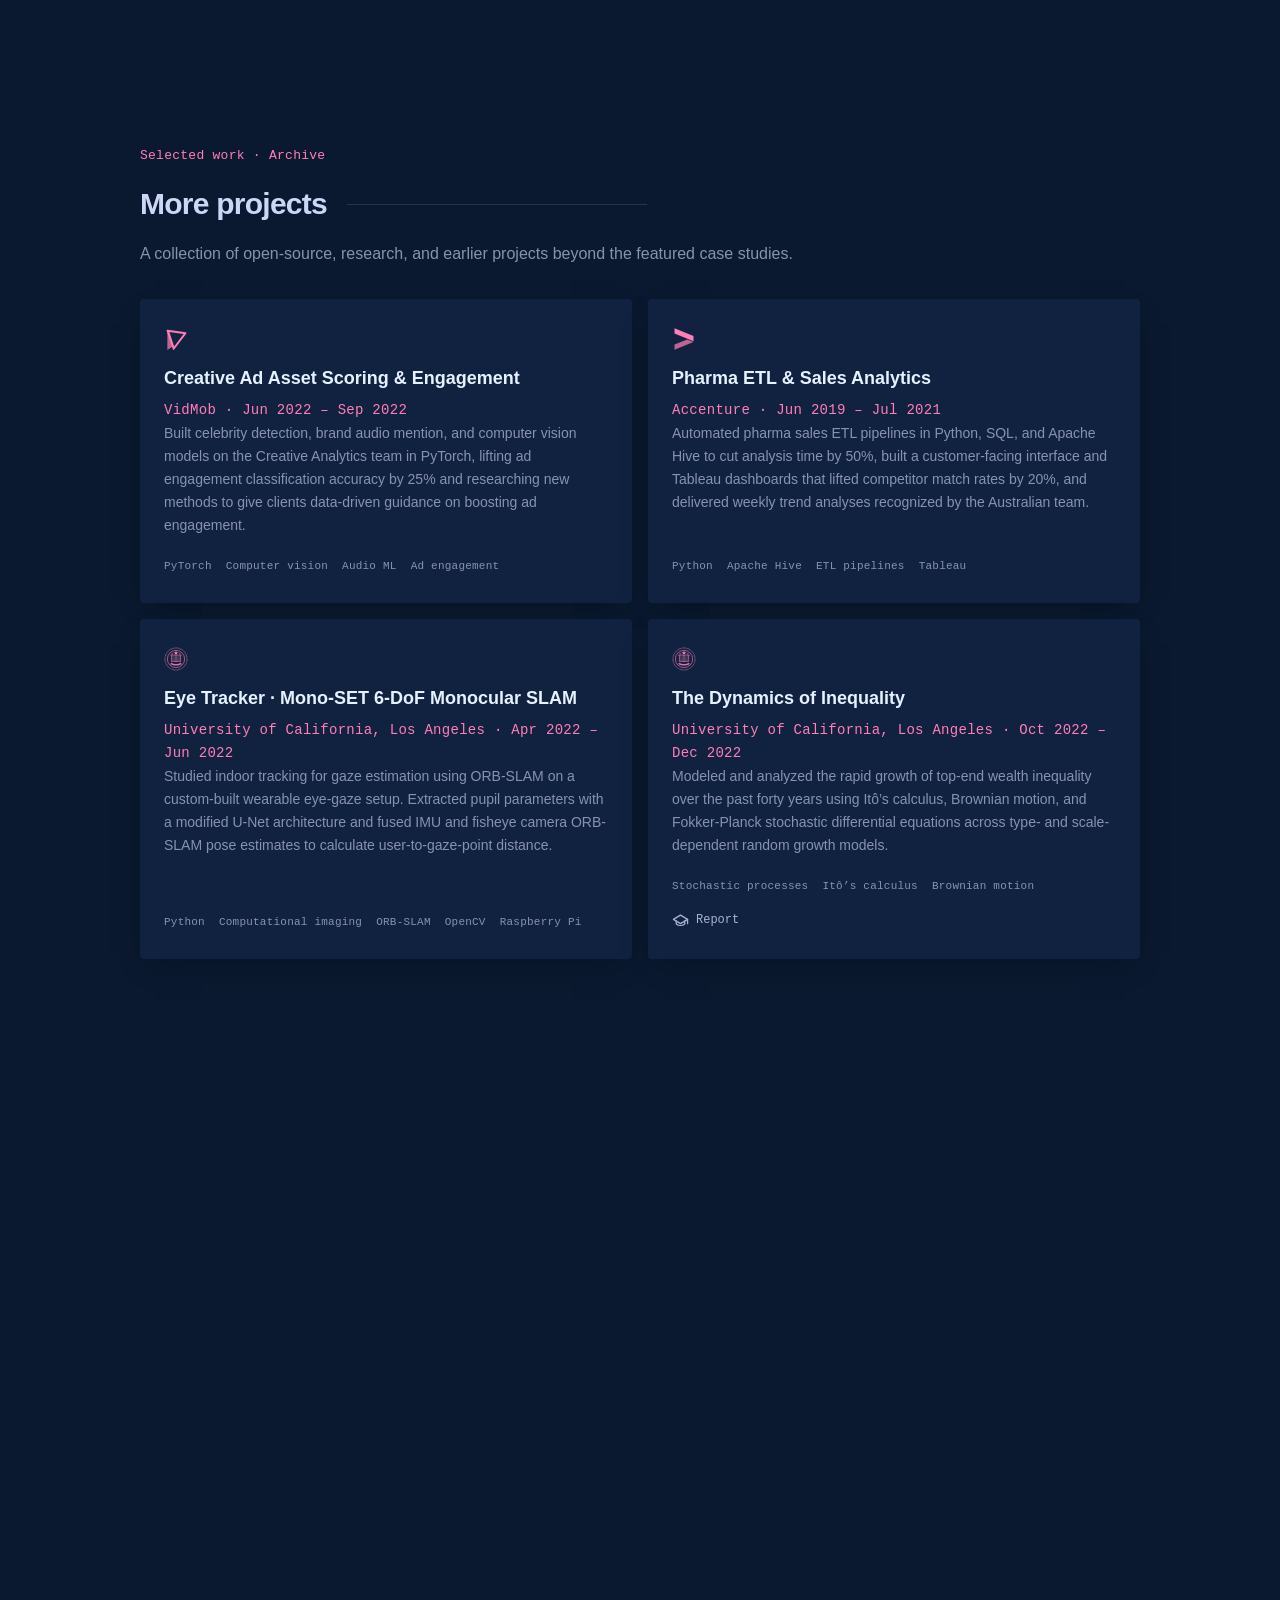
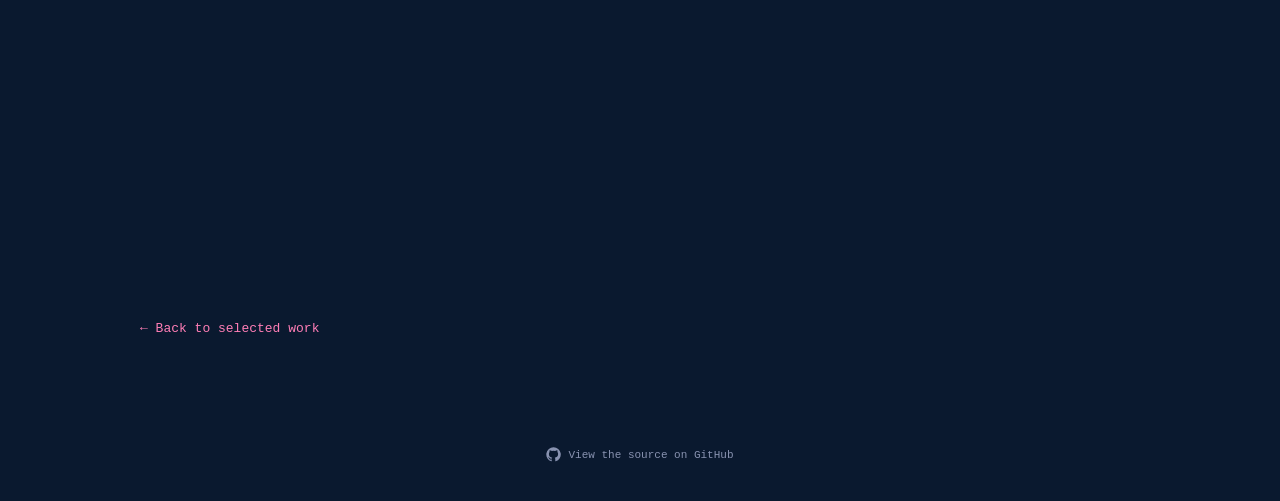
<file: archive.html>
<!doctype html>
<html lang="en">
  <head>
    <meta charset="utf-8">
    <meta http-equiv="Content-Security-Policy" content="default-src 'self'; base-uri 'self'; object-src 'none'; script-src 'self'; style-src 'self'; img-src 'self' data:; font-src 'self'; connect-src 'self'">
    <meta name="referrer" content="strict-origin-when-cross-origin">
    <meta name="viewport" content="width=device-width, initial-scale=1">
    <meta name="description" content="Additional open-source, research, and personal projects by Ananya Deoghare.">
    <meta name="theme-color" content="#0a192f">
    <meta property="og:title" content="Project archive | Ananya Deoghare">
    <meta property="og:description" content="Additional open-source, research, and personal projects by Ananya Deoghare.">
    <meta property="og:type" content="website">
    <meta property="og:url" content="https://ananyadeoghare.github.io/archive.html">
    <link rel="canonical" href="https://ananyadeoghare.github.io/archive.html">
    <title>Project archive | Ananya Deoghare</title>
    <link rel="icon" type="image/svg+xml" href="images/favicon.svg?v=18">
    <link rel="icon" type="image/x-icon" href="images/favicon.ico?v=18">
    <link rel="stylesheet" href="css/portfolio.css?v=18">
    <script src="js/portfolio.js?v=18" defer></script>
  </head>
  <body>
    <a class="skip-link" href="#main">Skip to content</a>
    <header class="site-header">
      <a class="brand" href="index.html#hero" aria-label="Ananya Deoghare, home">
        <svg class="brand-mark-shadow" viewBox="0 0 84 96" aria-hidden="true">
          <polygon points="42 4 78 24 78 68 42 90 6 68 6 24" fill="currentColor" stroke="currentColor" stroke-width="4" stroke-linejoin="round"></polygon>
        </svg>
        <svg class="brand-mark" viewBox="0 0 84 96" aria-hidden="true">
          <polygon points="42 4 78 24 78 68 42 90 6 68 6 24" fill="var(--navy)" stroke="currentColor" stroke-width="4" stroke-linejoin="round"></polygon>
          <path d="M38.8 31h6.4L58 65h-6.8l-2.9-8.2H35.7L32.8 65H26L38.8 31zm3.2 7.8-4.5 12.6h9L42 38.8z" fill="currentColor"></path>
        </svg>
      </a>
      <button class="menu-toggle" type="button" aria-expanded="false" aria-controls="archive-navigation" aria-label="Open navigation menu">
        <span></span><span></span><span></span>
      </button>
      <div class="menu-backdrop" aria-hidden="true"></div>
      <nav class="primary-nav archive-nav" id="archive-navigation" aria-label="Main navigation">
        <a href="index.html#about"><span>01.</span> About</a>
        <a href="index.html#experience"><span>02.</span> Experience</a>
        <a href="index.html#credentials"><span>03.</span> Education</a>
        <a href="index.html#work"><span>04.</span> Work</a>
        <a href="https://www.linkedin.com/in/ananyadeoghare" target="_blank" rel="noopener noreferrer"><span>05.</span> Contact</a>
        <a class="resume-link" href="resume/Ananya_Deoghare_Resume.pdf?v=18" target="_blank" rel="noopener noreferrer">Resume</a>
      </nav>
    </header>

    <main class="archive-main" id="main">
      <p class="section-kicker">Selected work · Archive</p>
      <h1 class="section-heading">More projects</h1>
      <p class="archive-intro">A collection of open-source, research, and earlier projects beyond the featured case studies.</p>

      <div class="archive-grid">
        <article class="project-card">
          <div class="project-topline">
            <span class="project-icon" aria-hidden="true">
              <svg viewBox="0 0 100 100"><path fill="currentColor" opacity="0.72" d="M14 14L38 80L14 96V14Z"></path><path fill="currentColor" fill-rule="evenodd" d="M14 11c-2.2 0-3.8 2.1-3.1 4.2l26 78c.8 2.5 4.1 2.9 5.6.8l50-66c1.6-2.1.4-5.2-2.2-5.7l-75-11.2c-.4-.1-.9-.1-1.3-.1zm8.4 9.5 59.2 8.9-39.4 52-19.8-60.9z"></path></svg>
            </span>
          </div>
          <h2>Creative Ad Asset Scoring &amp; Engagement</h2>
          <p class="role-date">VidMob · Jun 2022 – Sep 2022</p>
          <p>Built celebrity detection, brand audio mention, and computer vision models on the Creative Analytics team in PyTorch, lifting ad engagement classification accuracy by 25% and researching new methods to give clients data-driven guidance on boosting ad engagement.</p>
          <div class="tag-list"><span class="tag">PyTorch</span><span class="tag">Computer vision</span><span class="tag">Audio ML</span><span class="tag">Ad engagement</span></div>
        </article>

        <article class="project-card">
          <div class="project-topline">
            <span class="project-icon" aria-hidden="true">
              <svg viewBox="0 0 24 24"><path fill="currentColor" d="M2.5 1.2L21.5 9v5.2L2.5 6.4V1.2z"></path><path fill="currentColor" opacity="0.72" d="M2.5 17.6l12.7-5.2 6.3 2.6-19 7.8v-5.2z"></path></svg>
            </span>
          </div>
          <h2>Pharma ETL &amp; Sales Analytics</h2>
          <p class="role-date">Accenture · Jun 2019 – Jul 2021</p>
          <p>Automated pharma sales ETL pipelines in Python, SQL, and Apache Hive to cut analysis time by 50%, built a customer-facing interface and Tableau dashboards that lifted competitor match rates by 20%, and delivered weekly trend analyses recognized by the Australian team.</p>
          <div class="tag-list"><span class="tag">Python</span><span class="tag">Apache Hive</span><span class="tag">ETL pipelines</span><span class="tag">Tableau</span></div>
        </article>

        <article class="project-card">
          <div class="project-topline">
            <span class="project-icon" aria-hidden="true">
              <svg viewBox="0 0 100 100"><circle cx="50" cy="50" r="46" fill="none" stroke="currentColor" stroke-width="3" stroke-dasharray="3.2 2.2"></circle><circle cx="50" cy="50" r="36" fill="none" stroke="currentColor" stroke-width="2.5"></circle><path fill="currentColor" d="M50 16l2.6 5.6 6.1.7-4.5 4.1 1.2 6-5.4-3-5.4 3 1.2-6-4.5-4.1 6.1-.7L50 16z"></path><path stroke="currentColor" stroke-width="1.8" stroke-linecap="round" d="M38 25l-7 3M62 25l7 3M35 31l-8 4M65 31l8 4"></path><path fill="none" stroke="currentColor" stroke-width="2.5" stroke-linejoin="round" d="M31 35c6-1.8 13-1.8 19 0 6-1.8 13-1.8 19 0v26c-6-1.8-13-1.8-19 0-6-1.8-13-1.8-19 0V35zm19 0v26"></path><path stroke="currentColor" stroke-width="1.6" stroke-linecap="round" opacity="0.78" d="M35 41h11M35 46h11M35 51h11M35 56h11M54 41h11M54 46h11M54 51h11M54 56h11"></path><path fill="currentColor" opacity="0.85" d="M29 66c6 3.5 14 5 21 5s15-1.5 21-5l2.5 5.5c-7 4-15.5 5.8-23.5 5.8s-16.5-1.8-23.5-5.8L29 66z"></path></svg>
            </span>
          </div>
          <h2>Eye Tracker · Mono-SET 6-DoF Monocular SLAM</h2>
          <p class="role-date">University of California, Los Angeles · Apr 2022 – Jun 2022</p>
          <p>Studied indoor tracking for gaze estimation using ORB-SLAM on a custom-built wearable eye-gaze setup. Extracted pupil parameters with a modified U-Net architecture and fused IMU and fisheye camera ORB-SLAM pose estimates to calculate user-to-gaze-point distance.</p>
          <div class="tag-list"><span class="tag">Python</span><span class="tag">Computational imaging</span><span class="tag">ORB-SLAM</span><span class="tag">OpenCV</span><span class="tag">Raspberry Pi</span></div>
        </article>

        <article class="project-card">
          <div class="project-topline">
            <span class="project-icon" aria-hidden="true">
              <svg viewBox="0 0 100 100"><circle cx="50" cy="50" r="46" fill="none" stroke="currentColor" stroke-width="3" stroke-dasharray="3.2 2.2"></circle><circle cx="50" cy="50" r="36" fill="none" stroke="currentColor" stroke-width="2.5"></circle><path fill="currentColor" d="M50 16l2.6 5.6 6.1.7-4.5 4.1 1.2 6-5.4-3-5.4 3 1.2-6-4.5-4.1 6.1-.7L50 16z"></path><path stroke="currentColor" stroke-width="1.8" stroke-linecap="round" d="M38 25l-7 3M62 25l7 3M35 31l-8 4M65 31l8 4"></path><path fill="none" stroke="currentColor" stroke-width="2.5" stroke-linejoin="round" d="M31 35c6-1.8 13-1.8 19 0 6-1.8 13-1.8 19 0v26c-6-1.8-13-1.8-19 0-6-1.8-13-1.8-19 0V35zm19 0v26"></path><path stroke="currentColor" stroke-width="1.6" stroke-linecap="round" opacity="0.78" d="M35 41h11M35 46h11M35 51h11M35 56h11M54 41h11M54 46h11M54 51h11M54 56h11"></path><path fill="currentColor" opacity="0.85" d="M29 66c6 3.5 14 5 21 5s15-1.5 21-5l2.5 5.5c-7 4-15.5 5.8-23.5 5.8s-16.5-1.8-23.5-5.8L29 66z"></path></svg>
            </span>
          </div>
          <h2>The Dynamics of Inequality</h2>
          <p class="role-date">University of California, Los Angeles · Oct 2022 – Dec 2022</p>
          <p>Modeled and analyzed the rapid growth of top-end wealth inequality over the past forty years using Itô’s calculus, Brownian motion, and Fokker-Planck stochastic differential equations across type- and scale-dependent random growth models.</p>
          <div class="tag-list"><span class="tag">Stochastic processes</span><span class="tag">Itô’s calculus</span><span class="tag">Brownian motion</span></div>
          <div class="project-links">
            <a class="project-link" href="assets/resume/ECE239AS_Project.pdf" target="_blank" rel="noopener noreferrer" aria-label="Read the Dynamics of Inequality paper">
              <svg class="stroke-icon" viewBox="0 0 24 24" aria-hidden="true"><path d="m2 9 10-6 10 6-10 6L2 9Z"></path><path d="M6 11.4v4.1c3.4 2.8 8.6 2.8 12 0v-4.1M22 9v6"></path></svg>
              <span>Report</span>
            </a>
          </div>
        </article>

        <article class="project-card">
          <div class="project-topline">
            <span class="project-icon" aria-hidden="true">
              <svg viewBox="0 0 24 24"><path fill="currentColor" d="M12 1C12 7.075 16.925 12 23 12C16.925 12 12 16.925 12 23C12 16.925 7.075 12 1 12C7.075 12 12 7.075 12 1Z"></path></svg>
            </span>
          </div>
          <h2>Detecting Pulse from Head Movement</h2>
          <p class="role-date">May 2020</p>
          <p>Replicated Balakrishnan, Durand, and Guttag in Python in about 2.5 weeks, estimating human heart rate from 10-to-30-second facial videos by tracking subtle ballistocardiographic head movements with Haar Cascade detection and PCA signal filtering (3–4 BPM error margin).</p>
          <div class="tag-list"><span class="tag">Computer vision</span><span class="tag">Python</span><span class="tag">OpenCV</span><span class="tag">Haar Cascade</span><span class="tag">Signal processing</span></div>
        </article>

        <article class="project-card">
          <div class="project-topline">
            <span class="project-icon" aria-hidden="true">
              <svg viewBox="0 0 100 100"><rect x="10" y="10" width="80" height="80" rx="14" fill="none" stroke="currentColor" stroke-width="7"></rect><path fill="currentColor" d="M28 28h44v11H56v33H44V39H28V28z"></path></svg>
            </span>
          </div>
          <h2>Google Home Replica</h2>
          <p class="role-date">Tessolve Embedded Systems Internship · Jun 2018 – Jul 2018</p>
          <p>Built during my summer internship at Tessolve Embedded Systems: an embedded voice-assistant hardware prototype on Raspberry Pi integrating custom PCBs, sensors, and multi-protocol communication for interactive voice control.</p>
          <div class="tag-list"><span class="tag">Python</span><span class="tag">Raspberry Pi</span><span class="tag">Embedded systems</span><span class="tag">PCB testing</span></div>
        </article>

        <article class="project-card">
          <div class="project-topline">
            <span class="project-icon" aria-hidden="true">
              <svg viewBox="0 0 100 100"><path fill="currentColor" fill-rule="evenodd" d="M50 4a46 46 0 1 0 0 92 46 46 0 1 0 0-92zm-4.5 9.3L50 3.5l4.5 9.8a37 37 0 1 1-9 0z"></path><circle cx="50" cy="50" r="25" fill="currentColor" opacity="0.32"></circle><path fill="currentColor" d="M50 6l5.5 36L72 28 58 44.5 94 50l-36 5.5L72 72 55.5 58 50 94l-5.5-36L28 72l14-16.5L6 50l36-5.5L28 28l16.5 14L50 6z"></path><path fill="var(--light-navy)" d="M50 6v44l-5.5-8L50 6zm44 44H50l8-5.5L94 50zm-44 44V50l5.5 8L50 94zM6 50h44l-8 5.5L6 50z"></path></svg>
            </span>
          </div>
          <h2>Machine Learning Final Project · Caltech-256</h2>
          <p class="role-date">PES University · Apr 2018</p>
          <p>Implemented multi-class object recognition on the Caltech-256 image dataset using Support Vector Machines (SVM) with an RBF kernel and custom backpropagation neural networks, evaluating feature extraction and classification accuracy across object categories.</p>
          <div class="tag-list"><span class="tag">SVM (RBF Kernel)</span><span class="tag">Backpropagation</span><span class="tag">Caltech-256</span><span class="tag">Python</span><span class="tag">Computer vision</span></div>
        </article>

        <article class="project-card">
          <div class="project-topline">
            <span class="project-icon" aria-hidden="true">
              <svg viewBox="0 0 100 100"><path fill="currentColor" fill-rule="evenodd" d="M50 4a46 46 0 1 0 0 92 46 46 0 1 0 0-92zm-4.5 9.3L50 3.5l4.5 9.8a37 37 0 1 1-9 0z"></path><circle cx="50" cy="50" r="25" fill="currentColor" opacity="0.32"></circle><path fill="currentColor" d="M50 6l5.5 36L72 28 58 44.5 94 50l-36 5.5L72 72 55.5 58 50 94l-5.5-36L28 72l14-16.5L6 50l36-5.5L28 28l16.5 14L50 6z"></path><path fill="var(--light-navy)" d="M50 6v44l-5.5-8L50 6zm44 44H50l8-5.5L94 50zm-44 44V50l5.5 8L50 94zM6 50h44l-8 5.5L6 50z"></path></svg>
            </span>
          </div>
          <h2>Space Research Group (CORI) · Space Junk Mitigation</h2>
          <p class="role-date">PES University · Jan 2017</p>
          <p>Conducted research with the Centre for Operations Research and Innovation (CORI) space research group at PES University focused on active orbital debris capture and space-junk reduction mechanisms for low-Earth orbit satellites.</p>
          <div class="tag-list"><span class="tag">CORI</span><span class="tag">Space systems</span><span class="tag">Orbital mechanics</span><span class="tag">Embedded control</span></div>
        </article>

        <article class="project-card">
          <div class="project-topline">
            <span class="project-icon" aria-hidden="true">
              <svg viewBox="0 0 100 100"><path fill="currentColor" fill-rule="evenodd" d="M50 4a46 46 0 1 0 0 92 46 46 0 1 0 0-92zm-4.5 9.3L50 3.5l4.5 9.8a37 37 0 1 1-9 0z"></path><circle cx="50" cy="50" r="25" fill="currentColor" opacity="0.32"></circle><path fill="currentColor" d="M50 6l5.5 36L72 28 58 44.5 94 50l-36 5.5L72 72 55.5 58 50 94l-5.5-36L28 72l14-16.5L6 50l36-5.5L28 28l16.5 14L50 6z"></path><path fill="var(--light-navy)" d="M50 6v44l-5.5-8L50 6zm44 44H50l8-5.5L94 50zm-44 44V50l5.5 8L50 94zM6 50h44l-8 5.5L6 50z"></path></svg>
            </span>
          </div>
          <h2>Mini Robotic Arm with Arduino</h2>
          <p class="role-date">PES University · Apr 2016</p>
          <p>Designed and built a multi-axis mini robotic arm controlled by an Arduino microcontroller and servo actuators for automated pick-and-place manipulation.</p>
          <div class="tag-list"><span class="tag">Arduino</span><span class="tag">Robotics</span><span class="tag">Servo control</span><span class="tag">Embedded C</span></div>
        </article>
      </div>

      <p class="archive-back-link"><a href="index.html#work">← Back to selected work</a></p>
    </main>

    <footer class="site-footer">
      <p>
        <a class="footer-github-link" href="https://github.com/AnanyaDeoghare/ananyadeoghare.github.io" target="_blank" rel="noopener noreferrer">
          <svg viewBox="0 0 24 24" width="15" height="15" aria-hidden="true"><path fill="currentColor" d="M12 .5a11.5 11.5 0 0 0-3.64 22.41c.58.1.79-.25.79-.56v-2.16c-3.22.7-3.9-1.37-3.9-1.37-.52-1.33-1.28-1.68-1.28-1.68-1.05-.72.08-.71.08-.71 1.16.08 1.77 1.2 1.77 1.2 1.03 1.76 2.71 1.25 3.37.95.1-.74.4-1.25.73-1.54-2.57-.29-5.27-1.29-5.27-5.74 0-1.27.45-2.3 1.2-3.11-.12-.3-.52-1.47.12-3.06 0 0 .98-.31 3.16 1.19a10.98 10.98 0 0 1 5.75 0c2.18-1.5 3.15-1.19 3.15-1.19.64 1.59.24 2.76.12 3.06.75.81 1.2 1.84 1.2 3.11 0 4.46-2.71 5.44-5.29 5.73.42.36.78 1.07.78 2.16v3.2c0 .31.21.67.8.56A11.5 11.5 0 0 0 12 .5Z"></path></svg>
          <span>View the source on GitHub</span>
        </a>
      </p>
    </footer>
  </body>
</html>
</file>
<file: css/portfolio.css>
:root {
  color-scheme: dark;
  --navy: #0a192f;
  --dark-navy: #020c1b;
  --light-navy: #112240;
  --lightest-navy: #233554;
  --slate: #8892b0;
  --light-slate: #a8b2d1;
  --lightest-slate: #ccd6f6;
  --white: #e6f1ff;
  --green: #ff7eb6;
  --green-tint: rgb(255 126 182 / 10%);
  --easing: cubic-bezier(0.645, 0.045, 0.355, 1);
  --mono: "SFMono-Regular", Consolas, "Liberation Mono", monospace;
  --sans: Inter, "Segoe UI", "Helvetica Neue", Arial, sans-serif;
}

::selection {
  background-color: var(--lightest-navy);
  color: var(--lightest-slate);
}

* {
  box-sizing: border-box;
}

html {
  scroll-behavior: smooth;
  scroll-padding-top: 88px;
  scrollbar-width: thin;
  scrollbar-color: var(--lightest-navy) var(--navy);
}

::-webkit-scrollbar {
  width: 12px;
}

::-webkit-scrollbar-track {
  background: var(--navy);
}

::-webkit-scrollbar-thumb {
  background-color: var(--lightest-navy);
  border: 3px solid var(--navy);
  border-radius: 10px;
}

::-webkit-scrollbar-thumb:hover {
  background-color: var(--slate);
}

body {
  margin: 0;
  background: var(--navy);
  color: var(--slate);
  font-family: var(--sans);
  font-size: 16px;
  line-height: 1.65;
  -webkit-font-smoothing: antialiased;
}

a {
  color: var(--green);
  text-decoration: none;
  transition: color 220ms var(--easing);
}

a:hover,
a:focus-visible {
  color: var(--green);
}

.about-copy a,
.experience-panel a,
.credential-card a,
.archive-back-link a {
  position: relative;
  display: inline-block;
}

.about-copy a::after,
.experience-panel a::after,
.credential-card a::after,
.archive-back-link a::after {
  display: block;
  width: 0;
  height: 1px;
  position: relative;
  bottom: 0.15em;
  background-color: var(--green);
  opacity: 0.7;
  transition: width 220ms var(--easing);
  content: "";
}

.about-copy a:hover::after,
.about-copy a:focus-visible::after,
.experience-panel a:hover::after,
.experience-panel a:focus-visible::after,
.credential-card a:hover::after,
.credential-card a:focus-visible::after,
.archive-back-link a:hover::after,
.archive-back-link a:focus-visible::after {
  width: 100%;
}

button {
  font: inherit;
}

:focus-visible {
  outline: 2px solid var(--green);
  outline-offset: 4px;
}

.skip-link {
  position: fixed;
  z-index: 20;
  top: 12px;
  left: 12px;
  padding: 10px 16px;
  transform: translateY(-160%);
  background: var(--green);
  color: var(--dark-navy);
}

.skip-link:focus {
  transform: translateY(0);
}

.site-header {
  position: fixed;
  z-index: 10;
  inset: 0 0 auto;
  display: flex;
  align-items: center;
  justify-content: space-between;
  min-height: 84px;
  padding: 0 clamp(22px, 6vw, 50px);
  transition:
    background-color 250ms var(--easing),
    box-shadow 250ms var(--easing),
    min-height 250ms var(--easing),
    transform 250ms var(--easing);
}

.site-header.is-scrolled {
  min-height: 70px;
  background: rgb(10 25 47 / 85%);
  box-shadow: 0 10px 30px -10px rgb(2 12 27 / 70%);
  -webkit-backdrop-filter: blur(10px);
  backdrop-filter: blur(10px);
}

.site-header.is-hidden:not(.menu-open) {
  transform: translateY(-100%);
  box-shadow: none;
}

.brand {
  position: relative;
  display: inline-grid;
  place-items: center;
  flex-shrink: 0;
  color: var(--green);
  font-family: var(--mono);
  font-size: 14px;
  letter-spacing: 0.04em;
  white-space: nowrap;
}

.brand-mark,
.brand-mark-shadow {
  grid-area: 1 / 1;
  width: 38px;
  height: 42px;
  display: block;
}

.brand-mark {
  position: relative;
  z-index: 1;
  transition: transform 220ms var(--easing);
}

.brand-mark-shadow {
  z-index: 0;
  pointer-events: none;
}

.brand:hover .brand-mark,
.brand:focus-visible .brand-mark {
  transform: translate(-4px, -4px);
}

.primary-nav {
  display: flex;
  align-items: center;
  gap: clamp(14px, 2.4vw, 32px);
}

.menu-toggle,
.menu-backdrop {
  display: none;
}

.menu-toggle {
  position: relative;
  z-index: 12;
  width: 44px;
  height: 44px;
  align-items: center;
  justify-content: center;
  border: 1px solid var(--lightest-navy);
  border-radius: 4px;
  background: transparent;
  color: var(--green);
  cursor: pointer;
}

.menu-toggle span {
  position: absolute;
  width: 20px;
  height: 2px;
  border-radius: 2px;
  background: currentColor;
  transition: transform 180ms ease, opacity 180ms ease;
}

.menu-toggle span:nth-child(1) {
  transform: translateY(-6px);
}

.menu-toggle span:nth-child(3) {
  transform: translateY(6px);
}

.menu-toggle[aria-expanded="true"] span:nth-child(1) {
  transform: rotate(45deg);
}

.menu-toggle[aria-expanded="true"] span:nth-child(2) {
  opacity: 0;
}

.menu-toggle[aria-expanded="true"] span:nth-child(3) {
  transform: rotate(-45deg);
}

.primary-nav a,
.resume-link {
  color: var(--lightest-slate);
  font-family: var(--mono);
  font-size: 12px;
  transition:
    color 220ms var(--easing),
    background-color 220ms var(--easing),
    border-color 220ms var(--easing),
    box-shadow 220ms var(--easing),
    transform 220ms var(--easing);
}

.primary-nav a:hover,
.primary-nav a:focus-visible,
.primary-nav a.is-active {
  color: var(--green);
}

.primary-nav a span {
  margin-right: 5px;
  color: var(--green);
}

.resume-link {
  padding: 9px 15px;
  border: 1px solid var(--green);
  border-radius: 4px;
  color: var(--green);
}

.resume-link:hover,
.resume-link:focus-visible {
  background: var(--green-tint);
  box-shadow: 3px 3px 0 0 var(--green);
  transform: translate(-3px, -3px);
}

.hero {
  position: relative;
  display: flex;
  min-height: 100svh;
  align-items: center;
  overflow: hidden;
  padding: 112px max(24px, calc((100vw - 1000px) / 2));
  background: #000;
}

#particle-canvas,
.hero-vignette {
  position: absolute;
  inset: 0;
  width: 100%;
  height: 100%;
}

#particle-canvas {
  z-index: 1;
}

.hero-vignette {
  z-index: 2;
  pointer-events: none;
  background:
    radial-gradient(ellipse 66% 64% at 38% 45%, rgb(0 0 0 / 80%) 0%, rgb(0 0 0 / 30%) 60%, transparent 100%),
    linear-gradient(to bottom, rgb(0 0 0 / 20%) 0%, transparent 55%, rgb(2 12 27 / 82%) 88%, var(--navy) 100%);
}

.hero-content {
  position: relative;
  z-index: 3;
  width: min(100%, 900px);
  margin: 0 auto;
  padding-bottom: 4vh;
}

.page-loader {
  position: fixed;
  z-index: 100;
  inset: 0;
  display: grid;
  place-items: center;
  background: var(--dark-navy);
  color: var(--green);
  pointer-events: none;
  animation: loader-dismiss 300ms var(--easing) 2250ms forwards;
}

.loader-mark {
  width: 84px;
  overflow: visible;
  animation: loader-shrink 300ms cubic-bezier(0.7, 0, 0.84, 0) 1900ms forwards;
}

.loader-mark polygon {
  fill: none;
  stroke: currentColor;
  stroke-dasharray: 260;
  stroke-dashoffset: 260;
  stroke-linecap: round;
  stroke-linejoin: round;
  stroke-width: 4.5;
  animation: loader-draw 1200ms cubic-bezier(0.65, 0, 0.35, 1) 150ms forwards;
}

.loader-mark path {
  fill: currentColor;
  opacity: 0;
  animation: loader-letter 450ms var(--easing) 1250ms forwards;
}

@keyframes loader-draw {
  to {
    stroke-dashoffset: 0;
  }
}

@keyframes loader-letter {
  to {
    opacity: 1;
  }
}

@keyframes loader-shrink {
  to {
    opacity: 0;
    transform: scale(0.12);
  }
}

@keyframes loader-dismiss {
  to {
    opacity: 0;
    visibility: hidden;
  }
}

.hero-content > * {
  opacity: 0;
  animation: hero-intro 650ms var(--easing) forwards;
}

.hero-content > :nth-child(1) { animation-delay: 2550ms; }
.hero-content > :nth-child(2) { animation-delay: 2650ms; }
.hero-content > :nth-child(3) { animation-delay: 2750ms; }
.hero-content > :nth-child(4) { animation-delay: 2850ms; }
.hero-content > :nth-child(5) { animation-delay: 2950ms; }

@media (min-width: 901px) {
  .site-header .brand {
    opacity: 0;
    animation: fade-in 500ms var(--easing) 2250ms forwards;
  }

  .primary-nav > a {
    opacity: 0;
    animation: nav-intro 450ms var(--easing) forwards;
  }

  .primary-nav > a:nth-child(1) { animation-delay: 2250ms; }
  .primary-nav > a:nth-child(2) { animation-delay: 2330ms; }
  .primary-nav > a:nth-child(3) { animation-delay: 2410ms; }
  .primary-nav > a:nth-child(4) { animation-delay: 2490ms; }
  .primary-nav > a:nth-child(5) { animation-delay: 2570ms; }
  .primary-nav > a:nth-child(6) { animation-delay: 2650ms; }

  .side-rail {
    opacity: 0;
    animation: fade-in 600ms var(--easing) 3050ms forwards;
  }
}

.scroll-cue {
  opacity: 0;
  animation: fade-in 600ms var(--easing) 3100ms forwards;
}

body.loader-skipped .page-loader {
  display: none;
}

body.loader-skipped .site-header .brand {
  animation-delay: 50ms;
}

body.loader-skipped .primary-nav > a:nth-child(1) { animation-delay: 80ms; }
body.loader-skipped .primary-nav > a:nth-child(2) { animation-delay: 140ms; }
body.loader-skipped .primary-nav > a:nth-child(3) { animation-delay: 200ms; }
body.loader-skipped .primary-nav > a:nth-child(4) { animation-delay: 260ms; }
body.loader-skipped .primary-nav > a:nth-child(5) { animation-delay: 320ms; }
body.loader-skipped .primary-nav > a:nth-child(6) { animation-delay: 380ms; }
body.loader-skipped .primary-nav > a:nth-child(7) { animation-delay: 440ms; }

body.loader-skipped .hero-content > :nth-child(1) { animation-delay: 220ms; }
body.loader-skipped .hero-content > :nth-child(2) { animation-delay: 320ms; }
body.loader-skipped .hero-content > :nth-child(3) { animation-delay: 420ms; }
body.loader-skipped .hero-content > :nth-child(4) { animation-delay: 520ms; }
body.loader-skipped .hero-content > :nth-child(5) { animation-delay: 620ms; }
body.loader-skipped .side-rail { animation-delay: 720ms; }
body.loader-skipped .scroll-cue { animation-delay: 760ms; }

@keyframes nav-intro {
  from {
    opacity: 0;
    transform: translateY(-14px);
  }
  to {
    opacity: 1;
    transform: translateY(0);
  }
}

@keyframes fade-in {
  from {
    opacity: 0;
  }
  to {
    opacity: 1;
  }
}

@keyframes hero-intro {
  from {
    opacity: 0;
    transform: translateY(18px);
  }
  to {
    opacity: 1;
    transform: translateY(0);
  }
}

.eyebrow,
.section-kicker,
.number,
.role-date,
.tag {
  color: var(--green);
  font-family: var(--mono);
  font-size: 13px;
  font-weight: 400;
  letter-spacing: 0.02em;
}

.hero h1 {
  margin: 18px 0 0;
  color: var(--white);
  font-size: clamp(46px, 8vw, 82px);
  line-height: 1.08;
  letter-spacing: -0.055em;
}

.hero h2 {
  margin: 12px 0 22px;
  color: var(--slate);
  font-size: clamp(27px, 5vw, 48px);
  line-height: 1.16;
  letter-spacing: -0.035em;
}

.hero-copy {
  max-width: 610px;
  margin: 0;
  color: var(--light-slate);
  font-size: clamp(16px, 2vw, 18px);
}

.hero-copy strong {
  color: var(--white);
  font-weight: 600;
}

.hero-actions {
  display: flex;
  flex-wrap: wrap;
  align-items: center;
  gap: 14px;
  margin-top: 34px;
}

.hero-icon-link {
  display: inline-flex;
  width: 48px;
  height: 48px;
  align-items: center;
  justify-content: center;
  border: 1px solid var(--lightest-navy);
  border-radius: 4px;
  color: var(--lightest-slate);
  transition:
    background-color 220ms var(--easing),
    border-color 220ms var(--easing),
    box-shadow 220ms var(--easing),
    color 220ms var(--easing),
    transform 220ms var(--easing);
}

.hero-icon-link svg {
  width: 20px;
  height: 20px;
  fill: currentColor;
}

.hero-icon-link:hover,
.hero-icon-link:focus-visible {
  transform: translate(-3px, -3px);
  border-color: var(--green);
  background: var(--green-tint);
  box-shadow: 3px 3px 0 0 var(--green);
  color: var(--green);
  outline: none;
}

.button {
  display: inline-flex;
  min-height: 48px;
  align-items: center;
  justify-content: center;
  padding: 10px 20px;
  border: 1px solid var(--green);
  border-radius: 4px;
  background: transparent;
  color: var(--green);
  cursor: pointer;
  font-family: var(--mono);
  font-size: 13px;
  transition:
    background-color 220ms var(--easing),
    border-color 220ms var(--easing),
    box-shadow 220ms var(--easing),
    color 220ms var(--easing),
    transform 220ms var(--easing);
}

.button:hover,
.button:focus-visible {
  transform: translate(-4px, -4px);
  background: var(--green-tint);
  box-shadow: 4px 4px 0 0 var(--green);
  color: var(--green);
  outline: none;
}

.button-secondary {
  border-color: var(--lightest-navy);
  color: var(--lightest-slate);
}

.button-secondary:hover,
.button-secondary:focus-visible {
  border-color: var(--green);
  color: var(--green);
}

.scroll-cue {
  position: absolute;
  z-index: 3;
  bottom: 34px;
  left: 50%;
  color: var(--slate);
  font-family: var(--mono);
  font-size: 11px;
  letter-spacing: 0.1em;
  text-transform: uppercase;
  transform: translateX(-50%);
}

.scroll-cue::after {
  display: block;
  width: 1px;
  height: 34px;
  margin: 10px auto 0;
  background: var(--slate);
  content: "";
}

.side-rail {
  position: fixed;
  z-index: 4;
  bottom: 0;
  left: 34px;
  display: flex;
  flex-direction: column;
  align-items: center;
  gap: 17px;
}

.side-rail a {
  position: relative;
  display: grid;
  width: 30px;
  height: 30px;
  place-items: center;
  color: var(--light-slate);
  transition: color 150ms ease, transform 150ms ease;
}

.side-rail a svg {
  display: block;
  width: 20px;
  height: 20px;
  fill: currentColor;
}

.side-rail a .research-icon {
  fill: none;
  stroke: currentColor;
  stroke-linecap: round;
  stroke-linejoin: round;
  stroke-width: 1.7;
}

.side-rail a::after {
  position: absolute;
  top: 50%;
  left: calc(100% + 12px);
  padding: 6px 9px;
  border-radius: 3px;
  background: var(--light-navy);
  color: var(--green);
  content: attr(data-tooltip);
  font-family: var(--mono);
  font-size: 11px;
  letter-spacing: 0;
  opacity: 0;
  pointer-events: none;
  text-transform: none;
  transform: translate(-4px, -50%);
  transition: opacity 150ms ease, transform 150ms ease;
  white-space: nowrap;
}

.side-rail a:hover::after,
.side-rail a:focus-visible::after {
  opacity: 1;
  transform: translate(0, -50%);
}

.side-rail a:hover {
  color: var(--green);
  transform: translateY(-3px);
}

.side-rail::after {
  width: 1px;
  height: 90px;
  margin-top: 3px;
  background: var(--lightest-navy);
  content: "";
}

.main-content {
  width: min(100% - 48px, 1000px);
  margin: 0 auto;
}

.content-section {
  padding: 108px 0 50px;
  scroll-margin-top: 72px;
}

.motion-enhanced .scroll-reveal {
  opacity: 0;
  transform: translateY(18px);
  transition: opacity 650ms cubic-bezier(0.2, 0.7, 0.25, 1), transform 650ms cubic-bezier(0.2, 0.7, 0.25, 1);
}

.motion-enhanced .scroll-reveal.is-visible {
  opacity: 1;
  transform: translateY(0);
}

.motion-enhanced .project-grid .project-card,
.motion-enhanced .credentials-grid .credential-card,
.motion-enhanced .archive-grid .project-card {
  transition-delay: var(--reveal-delay, 0ms);
}

.section-heading {
  display: flex;
  align-items: baseline;
  gap: 10px;
  margin: 0 0 32px;
  color: var(--lightest-slate);
  font-size: clamp(23px, 4vw, 30px);
  letter-spacing: -0.025em;
  white-space: nowrap;
}

.section-heading::after {
  align-self: center;
  width: min(300px, 32vw);
  height: 1px;
  margin-left: 10px;
  background: var(--lightest-navy);
  content: "";
}

.section-kicker {
  flex: 0 0 auto;
}

.section-heading .section-kicker {
  font-size: clamp(16px, 2.5vw, 20px);
}

.about-grid {
  display: grid;
  grid-template-columns: minmax(0, 1fr) 190px;
  gap: 46px;
  align-items: start;
}

.about-copy p {
  margin: 0 0 17px;
}

.profile-photo {
  width: 176px;
  height: 176px;
  border: 2px solid var(--green);
  border-radius: 5px;
  object-fit: cover;
  filter: saturate(0.7);
  box-shadow: 14px 14px 0 -7px var(--light-navy);
}

.skills {
  display: grid;
  grid-template-columns: repeat(2, minmax(0, 1fr));
  gap: 9px 24px;
  margin: 21px 0 0;
  padding: 0;
  list-style: none;
}

.skills li {
  position: relative;
  padding-left: 17px;
  color: var(--light-slate);
  font-family: var(--mono);
  font-size: 12px;
}

.skills li::before {
  position: absolute;
  left: 0;
  color: var(--green);
  content: "▹";
}

.stats-strip {
  display: grid;
  grid-template-columns: repeat(4, minmax(0, 1fr));
  gap: 14px;
  margin-top: 34px;
}

.stat-card {
  display: flex;
  flex-direction: column;
  gap: 8px;
  padding: 18px 16px;
  border-top: 2px solid var(--green);
  border-radius: 4px;
  background: var(--light-navy);
  box-shadow: 0 10px 30px -15px rgb(2 12 27 / 70%);
}

.stat-value {
  color: var(--green);
  font-family: var(--mono);
  font-size: clamp(20px, 2.4vw, 26px);
  font-weight: 600;
  line-height: 1.15;
}

.stat-label {
  margin: 0;
  color: var(--light-slate);
  font-size: 12.5px;
  line-height: 1.45;
}

@media (max-width: 900px) {
  .stats-strip {
    grid-template-columns: repeat(2, minmax(0, 1fr));
  }
}

@media (max-width: 520px) {
  .stats-strip {
    grid-template-columns: 1fr;
  }
}

.experience-layout {
  display: grid;
  grid-template-columns: 180px minmax(0, 1fr);
  gap: 30px;
}

.experience-tabs {
  position: relative;
  display: flex;
  flex-direction: column;
  align-items: stretch;
  align-self: start;
  border-left: 2px solid var(--lightest-navy);
}

.experience-tab {
  height: 42px;
  padding: 0 20px;
  border: 0;
  background: transparent;
  color: var(--slate);
  cursor: pointer;
  font-family: var(--mono);
  font-size: 13px;
  text-align: left;
  white-space: nowrap;
  transition: background-color 220ms var(--easing), color 220ms var(--easing);
}

.experience-tab:hover,
.experience-tab:focus-visible {
  background: var(--light-navy);
  color: var(--green);
}

.experience-tab[aria-selected="true"] {
  background: var(--light-navy);
  color: var(--green);
}

.tab-highlight {
  position: absolute;
  top: 0;
  left: -2px;
  z-index: 2;
  width: 2px;
  height: var(--tab-height, 42px);
  border-radius: 2px;
  background: var(--green);
  transform: translateY(var(--tab-offset-y, 0px));
  transition: transform 250ms var(--easing), width 250ms var(--easing), height 250ms var(--easing);
  pointer-events: none;
}

.experience-panel {
  min-width: 0;
  padding: 2px 0;
  animation: panel-fade 320ms var(--easing);
}

@keyframes panel-fade {
  from {
    opacity: 0;
    transform: translateY(8px);
  }
  to {
    opacity: 1;
    transform: translateY(0);
  }
}

.experience-panel[hidden] {
  display: none;
}

.experience-panel h3 {
  margin: 0 0 4px;
  color: var(--white);
  font-size: 20px;
}

.experience-panel h3 a {
  color: var(--green);
}

.experience-panel h4 {
  margin: 25px 0 12px;
  padding-top: 18px;
  border-top: 1px solid var(--lightest-navy);
  color: var(--lightest-slate);
  font-size: 17px;
  font-weight: 500;
}

.experience-panel h4:first-of-type {
  margin-top: 20px;
}

.role-date {
  margin: 0 0 15px;
  font-size: 11px;
}

.experience-panel ul {
  margin: 0;
  padding: 0;
  list-style: none;
}

.experience-panel li {
  position: relative;
  margin: 0 0 12px;
  padding-left: 22px;
}

.experience-panel li::before {
  position: absolute;
  top: 1px;
  left: 0;
  color: var(--green);
  content: "▹";
}

.work-intro {
  max-width: 650px;
  margin: -12px 0 28px;
}

.project-grid {
  display: grid;
  grid-template-columns: repeat(2, minmax(0, 1fr));
  gap: 15px;
}

.project-card {
  position: relative;
  display: flex;
  min-height: 232px;
  flex-direction: column;
  padding: 28px 24px;
  border-radius: 4px;
  background: var(--light-navy);
  box-shadow: 0 10px 30px -15px rgb(2 12 27 / 70%);
  transition:
    transform 250ms var(--easing),
    background-color 250ms var(--easing),
    box-shadow 250ms var(--easing);
}

.project-card.featured-project {
  grid-column: 1 / -1;
  min-height: 0;
  padding: clamp(22px, 4vw, 34px);
  border-top: 2px solid var(--green);
}

.project-card .featured-summary {
  max-width: 720px;
  font-size: 15px;
}

.case-study-grid {
  display: grid;
  grid-template-columns: minmax(0, 0.9fr) minmax(0, 1.35fr) minmax(0, 1fr);
  gap: 18px 26px;
  margin-top: 24px;
}

.case-study-grid h4 {
  margin: 0 0 8px;
  color: var(--green);
  font-family: var(--mono);
  font-size: 12px;
  font-weight: 400;
}

.case-study-grid p,
.case-study-grid li {
  font-size: 13px;
  line-height: 1.65;
}

.case-study-outcomes ul {
  margin: 0;
  padding-left: 17px;
}

.case-study-outcomes li {
  margin-bottom: 7px;
}

.project-card:hover,
.project-card:focus-within {
  transform: translateY(-7px);
  background: #162d50;
  box-shadow: 0 20px 30px -15px rgb(2 12 27 / 80%);
}

.project-topline {
  display: flex;
  align-items: center;
  justify-content: space-between;
  color: var(--green);
}

.project-icon {
  display: inline-flex;
  width: auto;
  min-width: 24px;
  height: 24px;
  align-items: center;
  justify-content: center;
  font-family: var(--mono);
  font-size: 24px;
  line-height: 1;
  transition: transform 220ms var(--easing);
}

.project-icon svg {
  width: 24px;
  height: 24px;
  display: block;
  fill: currentColor;
  stroke: none;
}

.project-icon svg.college-logo {
  width: auto;
  height: 24px;
}

.project-card:hover .project-icon,
.project-card:focus-within .project-icon {
  transform: translateY(-2px);
}

.project-card h3,
.archive-grid .project-card h2 {
  margin: 15px 0 8px;
  color: var(--lightest-slate);
  font-size: 19px;
  line-height: 1.35;
  transition: color 220ms var(--easing);
}

.project-card:hover h3,
.project-card:focus-within h3,
.archive-grid .project-card:hover h2,
.archive-grid .project-card:focus-within h2 {
  color: var(--green);
}

.project-card p {
  margin: 0;
  font-size: 14px;
}

.project-card .tag-list {
  display: flex;
  flex-wrap: wrap;
  gap: 6px 14px;
  margin-top: auto;
  padding-top: 20px;
}

.tag {
  color: var(--slate);
  font-size: 11px;
}

.project-links {
  display: flex;
  flex-wrap: wrap;
  align-items: center;
  gap: 16px;
  margin-top: 16px;
}

.project-link {
  position: relative;
  z-index: 1;
  display: inline-flex;
  align-items: center;
  gap: 7px;
  color: var(--light-slate);
  font-family: var(--mono);
  font-size: 12px;
  transition: color 220ms var(--easing), transform 220ms var(--easing);
}

.project-link svg {
  width: 17px;
  height: 17px;
  fill: currentColor;
  flex-shrink: 0;
}

.project-link svg.stroke-icon {
  fill: none;
  stroke: currentColor;
  stroke-width: 1.8;
  stroke-linecap: round;
  stroke-linejoin: round;
}

.project-link:hover,
.project-link:focus-visible {
  color: var(--green);
  transform: translateY(-2px);
}

.project-card.has-primary-link {
  cursor: pointer;
}

.archive-link-row {
  margin: 28px 0 0;
  text-align: center;
}

.archive-main {
  width: min(100% - 48px, 1000px);
  min-height: calc(100vh - 90px);
  margin: 0 auto;
  padding: 132px 0 80px;
}

.archive-main .section-heading {
  margin-bottom: 12px;
}

.archive-intro {
  max-width: 680px;
  margin: 0 0 32px;
}

.archive-grid {
  display: grid;
  grid-template-columns: repeat(2, minmax(0, 1fr));
  gap: 16px;
}

.archive-grid .project-card {
  min-height: 270px;
}

.archive-grid .project-card h2 {
  margin: 15px 0 8px;
  color: var(--white);
  font-size: 18px;
  line-height: 1.35;
}

.archive-grid .archive-contributors {
  margin-top: 10px;
  font-size: 12px;
}

.archive-back-link {
  margin: 32px 0 0;
  font-family: var(--mono);
  font-size: 13px;
}

.credentials-grid {
  display: grid;
  grid-template-columns: repeat(2, minmax(0, 1fr));
  gap: 16px;
}

.credential-card {
  padding: 22px;
  border-left: 2px solid var(--green);
  background: var(--light-navy);
}

.credential-card h3 {
  margin: 0 0 14px;
  color: var(--white);
  font-size: 17px;
}

.credential-card h3.credential-subheading {
  margin-top: 20px;
}

.credential-card p,
.credential-card ul {
  margin: 0 0 11px;
  font-size: 14px;
}

.credential-card ul {
  padding-left: 18px;
}

.credential-card li {
  margin-bottom: 7px;
}

.credential-date {
  display: block;
  color: var(--green);
  font-family: var(--mono);
  font-size: 11px;
}

.contact-section {
  max-width: 650px;
  margin: 0 auto;
  padding: 120px 0 95px;
  text-align: center;
}

.contact-section .section-heading {
  justify-content: center;
}

.contact-section .section-heading::before,
.contact-section .section-heading::after {
  width: 0;
}

.contact-section h2 {
  margin: 8px 0 14px;
  color: var(--white);
  font-size: clamp(36px, 6vw, 52px);
  letter-spacing: -0.04em;
}

.contact-section p {
  margin: 0 auto 26px;
}

.contact-actions {
  display: flex;
  flex-wrap: wrap;
  justify-content: center;
  gap: 12px;
}

.contact-section .copy-status {
  min-height: 24px;
  margin-top: 12px;
  color: var(--green);
  font-family: var(--mono);
  font-size: 12px;
}

.site-footer {
  padding: 20px 24px 28px;
  color: var(--slate);
  font-family: var(--mono);
  font-size: 11px;
  text-align: center;
}

.site-footer p {
  margin: 5px 0;
}

.footer-github-link {
  display: inline-flex;
  align-items: center;
  gap: 7px;
  color: var(--slate);
  transition: color 220ms var(--easing);
}

.footer-github-link:hover,
.footer-github-link:focus-visible {
  color: var(--green);
}

@media (min-width: 1200px) {
  .hero {
    padding-right: max(170px, calc((100vw - 1000px) / 2));
    padding-left: max(170px, calc((100vw - 1000px) / 2));
  }
}

@media (max-width: 1000px) {
  .side-rail {
    display: none;
  }
}

@media (max-width: 900px) {
  body.menu-open {
    overflow: hidden;
  }

  html {
    scroll-padding-top: 72px;
  }

  .site-header {
    z-index: 20;
    min-height: 66px;
    padding: 0 18px;
  }

  .brand-mark,
  .brand-mark-shadow {
    width: 32px;
    height: 36px;
  }

  .menu-toggle {
    display: flex;
  }

  .primary-nav {
    position: fixed;
    z-index: 11;
    top: 0;
    right: 0;
    display: flex;
    width: min(82vw, 380px);
    height: 100vh;
    height: 100dvh;
    flex-direction: column;
    align-items: stretch;
    justify-content: center;
    gap: 8px;
    padding: 78px 38px 38px;
    background: var(--light-navy);
    box-shadow: -20px 0 55px rgb(2 12 27 / 32%);
    opacity: 0;
    transform: translateX(105%);
    transition: opacity 220ms ease, transform 260ms cubic-bezier(0.2, 0.75, 0.25, 1), visibility 0s linear 260ms;
    visibility: hidden;
  }

  .primary-nav.is-open {
    opacity: 1;
    transform: translateX(0);
    visibility: visible;
    transition: opacity 220ms ease, transform 260ms cubic-bezier(0.2, 0.75, 0.25, 1), visibility 0s;
  }

  .primary-nav a,
  .archive-nav a {
    padding: 12px 0;
    color: var(--lightest-slate);
    font-size: 14px;
    text-align: left;
  }

  .primary-nav a span {
    font-size: 12px;
  }

  .primary-nav .resume-link {
    align-self: flex-start;
    margin-top: 14px;
    padding: 9px 14px;
    font-size: 12px;
  }

  .menu-backdrop {
    position: fixed;
    z-index: 10;
    inset: 0;
    display: block;
    width: 100%;
    height: 100%;
    border: 0;
    background: rgb(2 12 27 / 60%);
    -webkit-backdrop-filter: blur(5px);
    backdrop-filter: blur(5px);
    cursor: default;
    opacity: 0;
    pointer-events: none;
    transition: opacity 220ms var(--easing);
    visibility: hidden;
  }

  body.menu-open .hero,
  body.menu-open .main-content,
  body.menu-open .archive-main,
  body.menu-open .site-footer {
    filter: blur(5px) brightness(0.7);
    transition: filter 220ms var(--easing);
    pointer-events: none;
    user-select: none;
  }

  .site-header.menu-open .menu-backdrop {
    opacity: 1;
    pointer-events: auto;
    visibility: visible;
  }

  .site-header.menu-open .menu-toggle {
    border-color: var(--green);
  }

  .hero {
    min-height: 100svh;
    padding: 100px 25px 115px;
  }

  .hero-vignette {
    background:
      radial-gradient(ellipse 95% 70% at 40% 43%, rgb(0 0 0 / 82%) 0%, rgb(0 0 0 / 35%) 66%, transparent 100%),
      linear-gradient(to bottom, rgb(0 0 0 / 15%) 0%, transparent 50%, rgb(2 12 27 / 80%) 88%, var(--navy) 100%);
  }

  .main-content {
    width: min(100% - 40px, 600px);
  }

  .content-section {
    padding-top: 84px;
  }

  .about-grid {
    grid-template-columns: 1fr;
    gap: 25px;
  }

  .profile-photo {
    grid-row: 1;
    width: 132px;
    height: 132px;
  }

  .experience-layout {
    grid-template-columns: 1fr;
    gap: 22px;
  }

  .experience-tabs {
    flex-direction: row;
    overflow-x: auto;
    border-bottom: 2px solid var(--lightest-navy);
    border-left: 0;
  }

  .experience-tab {
    flex: 0 0 auto;
    height: 42px;
    padding: 0 16px;
  }

  .tab-highlight {
    top: auto;
    bottom: 0;
    left: 0;
    width: var(--tab-width, 90px);
    height: 2px;
    transform: translateX(var(--tab-offset-x, 0px));
  }

  .project-grid,
  .archive-grid,
  .credentials-grid {
    grid-template-columns: 1fr;
  }

  .archive-main {
    width: min(100% - 40px, 600px);
    padding-top: 106px;
  }

  .project-card.featured-project {
    grid-column: auto;
  }

  .case-study-grid {
    grid-template-columns: 1fr;
    gap: 16px;
  }

  .project-card {
    min-height: 210px;
  }

  .archive-grid .project-card {
    min-height: 0;
  }

  .contact-section {
    padding: 90px 0 75px;
  }
}

@media (max-width: 400px) {
  .skills {
    grid-template-columns: 1fr;
  }
}

@media (prefers-reduced-motion: reduce) {
  *,
  *::before,
  *::after {
    scroll-behavior: auto !important;
    animation-duration: 0.01ms !important;
    animation-iteration-count: 1 !important;
    animation-delay: 0ms !important;
    transition-duration: 0.01ms !important;
    transition-delay: 0ms !important;
  }

  .page-loader {
    animation-duration: 0.01ms;
    animation-delay: 0ms;
  }

  .motion-enhanced .scroll-reveal {
    opacity: 1;
    transform: none;
  }
}
</file>
